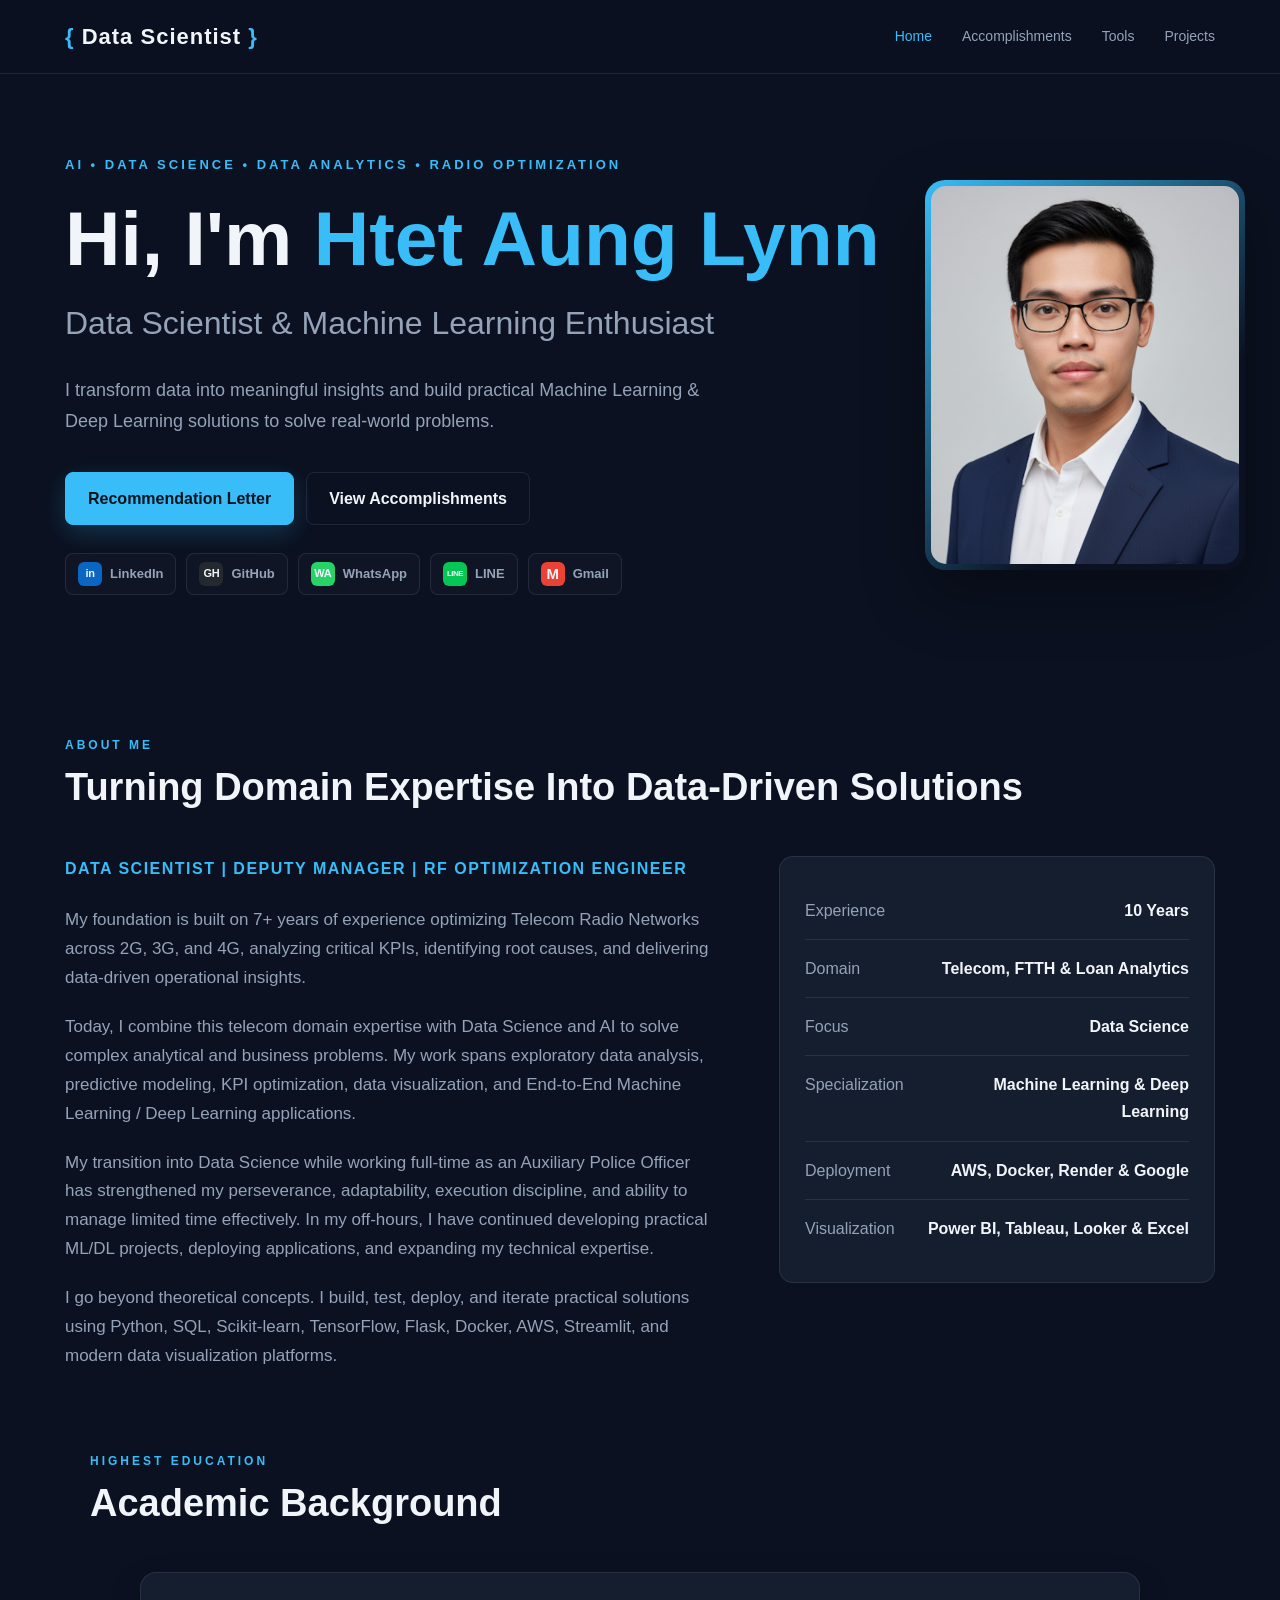
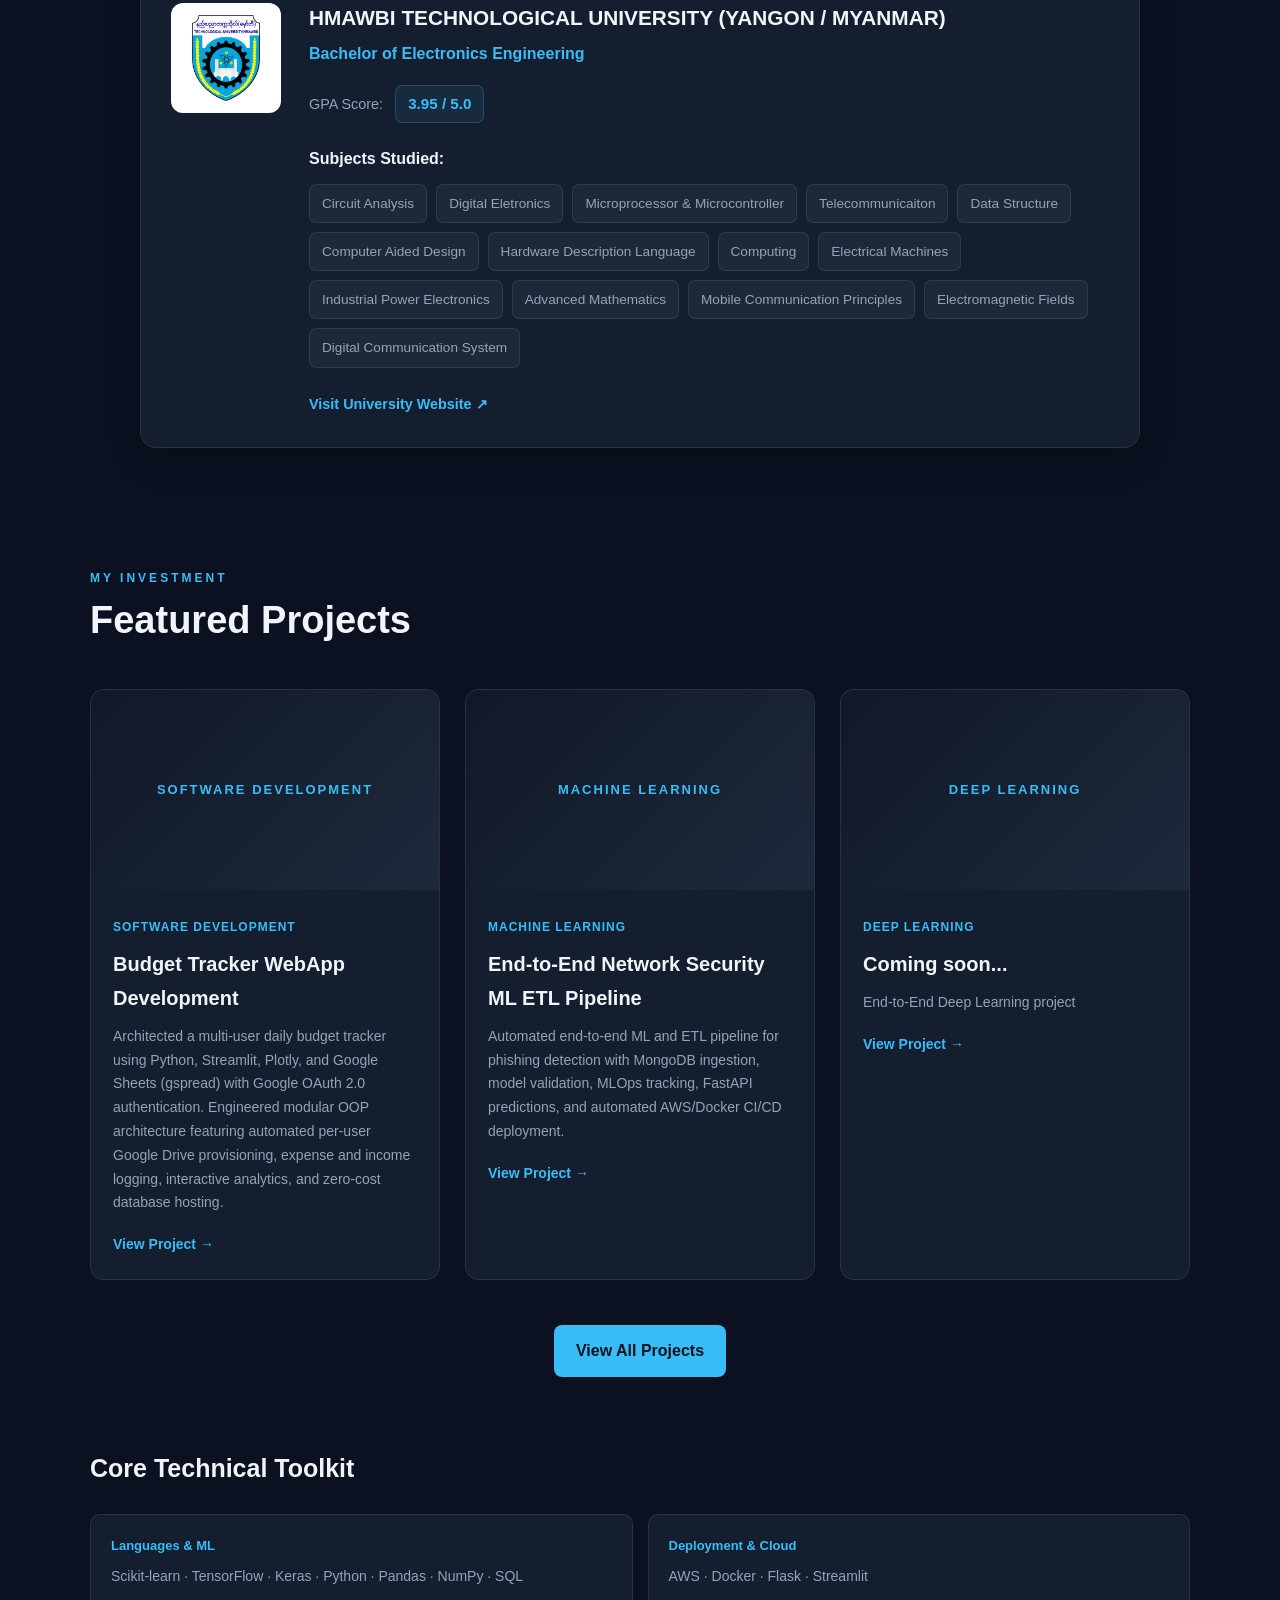
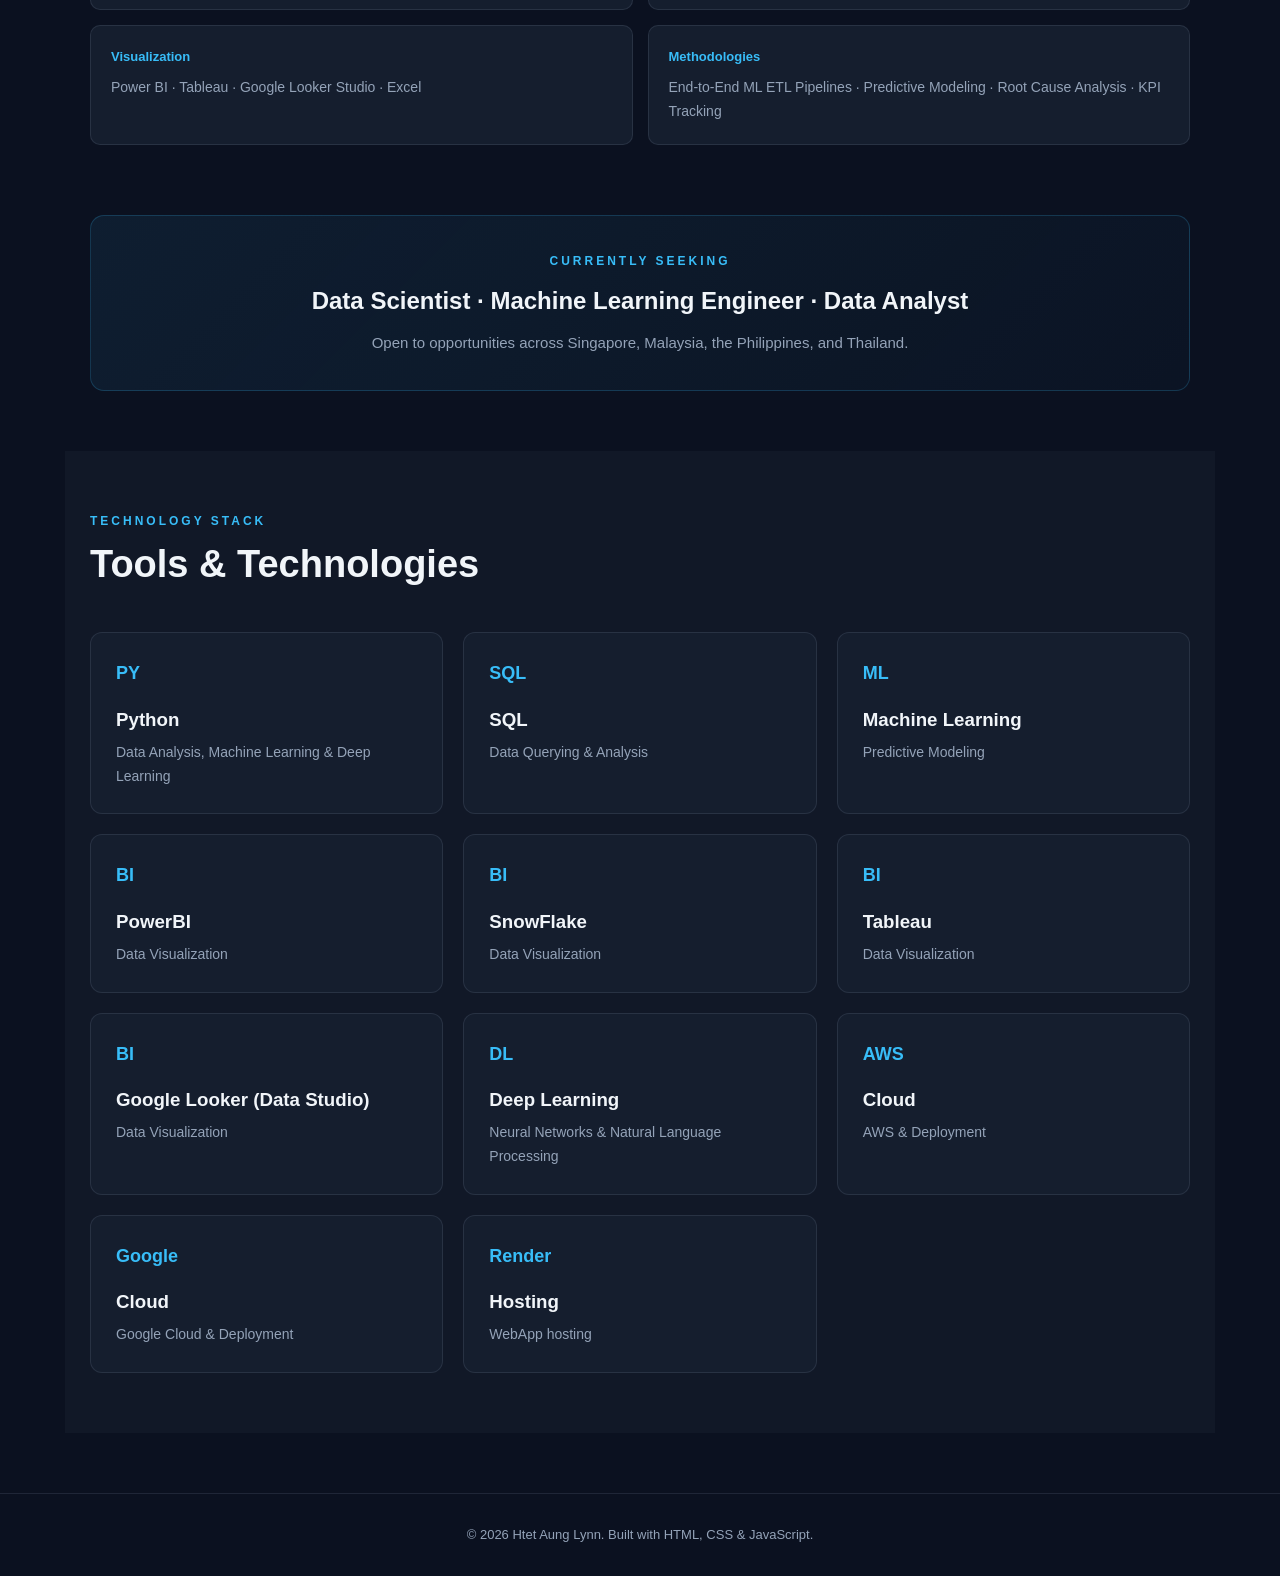
<file: index.html>
<!DOCTYPE html>
<html lang="en">

<head>

    <meta charset="UTF-8">

    <meta
        name="viewport"
        content="width=device-width, initial-scale=1.0"
    >

    <title>HOME</title>

    <meta
        name="description"
        content="Professional portfolio of a Data Scientist specializing in Data Analytics, Machine Learning, Deep Learning and AI."
    >

    <link
        rel="stylesheet"
        href="css/style.css"
    >

</head>


<body>


<!-- ==============================
     NAVBAR
================================ -->

<header class="navbar">

    <div class="nav-container">

        <a
            href="index.html"
            class="logo"
        >
            <span class="logo-bracket">{</span>
            Data Scientist
            <span class="logo-bracket">}</span>
        </a>


        <nav>

            <a
                href="index.html"
                class="active"
            >
                Home
            </a>

            <a href="accomplishments.html">
                Accomplishments
            </a>

            <a href="tools.html">
                Tools
            </a>

            <a href="projects.html">
                Projects
            </a>

        </nav>

    </div>

</header>



<main>


<!-- ==============================
     HERO
================================ -->

<section class="hero">


    <div class="hero-content">


        <p class="hero-tag">
            AI • DATA SCIENCE • DATA ANALYTICS
             • RADIO OPTIMIZATION
        </p>


        <h1>
            Hi, I'm <span>Htet Aung Lynn</span>
        </h1>


        <h2>
            Data Scientist & Machine Learning Enthusiast
        </h2>


        <p class="hero-description">
            I transform data into meaningful insights and build
            practical Machine Learning & Deep Learning solutions
            to solve real-world problems.
        </p>


        <!-- MAIN HERO BUTTONS -->

        <div class="hero-buttons">


            <a
                href="assets/recommendation_letter.pdf"
                class="btn recommendation-btn"
                download
            >
                Recommendation Letter
            </a>


            <a
                href="accomplishments.html"
                class="btn secondary-btn"
            >
                View Accomplishments
            </a>

        </div>


        <!-- ==============================
             SOCIAL & CONTACT LINKS
        ================================= -->

        <div class="social-links">


            <!-- LINKEDIN -->

            <a
                href="https://www.linkedin.com/in/htetaglynn"
                class="social-link"
                target="_blank"
                rel="noopener noreferrer"
                aria-label="LinkedIn"
            >

                <span class="social-logo linkedin-logo">
                    in
                </span>

                <span>
                    LinkedIn
                </span>

            </a>



            <!-- GITHUB -->

            <a
                href="https://github.com/htetaunglynn94/Portfolio-Projects.git"
                class="social-link"
                target="_blank"
                rel="noopener noreferrer"
                aria-label="GitHub"
            >

                <span class="social-logo github-logo">
                    GH
                </span>

                <span>
                    GitHub
                </span>

            </a>



            <!-- WHATSAPP -->

            <a
                href="https://wa.me/+6593426721"
                class="social-link"
                target="_blank"
                rel="noopener noreferrer"
                aria-label="WhatsApp"
            >

                <span class="social-logo whatsapp-logo">
                    WA
                </span>

                <span>
                    WhatsApp
                </span>

            </a>



            <!-- LINE -->

            <a
                href="https://line.me/ti/p/hwRaDrq8yl"
                class="social-link"
                target="_blank"
                rel="noopener noreferrer"
                aria-label="LINE"
            >

                <span class="social-logo line-logo">
                    LINE
                </span>

                <span>
                    LINE
                </span>

            </a>



            <!-- GMAIL -->

            <a
                href="mailto:htetaunglynn.datascientist@gmail.com"
                class="social-link"
                aria-label="Gmail"
            >

                <span class="social-logo gmail-logo">
                    M
                </span>

                <span>
                    Gmail
                </span>

            </a>


        </div>


    </div>



    <!-- ==============================
         PROFILE PHOTO
    ================================= -->

    <div class="hero-photo">

        <div class="photo-frame">

            <img
                src="assets/images/Profile.png"
                alt="Htet Aung Lynn - Data Scientist"
            >

        </div>

    </div>


</section>


<!-- ==============================
     ABOUT
================================ -->

<section class="section">


    <div class="section-heading">


        <p class="section-label">
            ABOUT ME
        </p>


        <h2>
            Turning Domain Expertise Into
            <span>Data-Driven Solutions</span>
        </h2>


    </div>



    <div class="about-grid">


        <div class="about-text">


            <h3 class="about-title">

                DATA SCIENTIST | DEPUTY MANAGER | RF OPTIMIZATION ENGINEER

            </h3>


            <p>

                My foundation is built on 7+ years of experience
                optimizing Telecom Radio Networks across 2G, 3G,
                and 4G, analyzing critical KPIs, identifying root
                causes, and delivering data-driven operational
                insights.

            </p>


            <p>

                Today, I combine this telecom domain expertise with
                Data Science and AI to solve complex
                analytical and business problems. My work spans
                exploratory data analysis, predictive modeling,
                KPI optimization, data visualization, and
                End-to-End Machine Learning / Deep Learning applications.

            </p>


            <p>

                My transition into Data Science while working
                full-time as an Auxiliary Police Officer has
                strengthened my perseverance, adaptability,
                execution discipline, and ability to manage limited
                time effectively. In my off-hours, I have continued
                developing practical ML/DL projects, deploying
                applications, and expanding my technical expertise.

            </p>


            <p>

                I go beyond theoretical concepts. I build,
                test, deploy, and iterate practical solutions using
                Python, SQL, Scikit-learn, TensorFlow, Flask, Docker, AWS,
                Streamlit, and modern data visualization platforms.

            </p>


        </div>



        <div class="about-card">


            <div class="info-item">

                <span>
                    Experience
                </span>

                <strong>
                    10 Years
                </strong>

            </div>


            <div class="info-item">

                <span>
                    Domain
                </span>

                <strong>
                    Telecom, FTTH & Loan Analytics
                </strong>

            </div>


            <div class="info-item">

                <span>
                    Focus
                </span>

                <strong>
                    Data Science
                </strong>

            </div>


            <div class="info-item">

                <span>
                    Specialization
                </span>

                <strong>
                    Machine Learning & Deep Learning
                </strong>

            </div>


            <div class="info-item">

                <span>
                    Deployment
                </span>

                <strong>
                    AWS, Docker, Render & Google
                </strong>

            </div>


            <div class="info-item">

                <span>
                    Visualization
                </span>

                <strong>
                    Power BI, Tableau, Looker & Excel
                </strong>

            </div>


        </div>


    </div>



<!-- ==============================
     ACADEMIC BACKGROUND
================================ -->

<section class="section education-section">

    <div class="section-heading">
        <p class="section-label">HIGHEST EDUCATION</p>
        <h2>Academic <span>Background</span></h2>
    </div>

    <div class="education-card">

        <!-- UNIVERSITY LOGO -->
        <div class="education-logo">
            <a href="https://hbtu.edu.mm/"
               target="_blank"
               rel="noopener noreferrer">
                <img
                    src="assets/university-logo.png"
                    alt="University Logo"
                    onerror="this.style.display='none'"
                >
            </a>
        </div>

        <!-- DEGREE DETAILS -->
        <div class="education-content">

            <h3>HMAWBI TECHNOLOGICAL UNIVERSITY (YANGON / MYANMAR)</h3>

            <p class="education-degree">
                Bachelor of Electronics Engineering
            </p>

            <div class="education-gpa">
                <span>GPA Score:</span>
                <strong>3.95 / 5.0</strong>
            </div>

            <!-- SUBJECTS STUDIED -->
            <div class="education-subjects">
                <h4>Subjects Studied:</h4>

                <div class="subject-list">
                    <span>Circuit Analysis</span>
                    <span>Digital Eletronics</span>
                    <span>Microprocessor & Microcontroller</span>
                    <span>Telecommunicaiton</span>
                    <span>Data Structure</span>
                    <span>Computer Aided Design</span>
                    <span>Hardware Description Language</span>
                    <span>Computing</span>
                    <span>Electrical Machines</span>
                    <span>Industrial Power Electronics</span>
                    <span>Advanced Mathematics</span>
                    <span>Mobile Communication Principles</span>
                    <span>Electromagnetic Fields</span>
                    <span>Digital Communication System</span>
                </div>
            </div>

            <a
                href="https://hbtu.edu.mm/"
                class="education-link"
                target="_blank"
                rel="noopener noreferrer"
            >
                Visit University Website ↗
            </a>

        </div>
    </div>

</section>



<!-- ==============================
     FEATURED PROJECTS
================================ -->

<section class="section">


    <div class="section-heading">


        <p class="section-label">
            MY INVESTMENT
        </p>


        <h2>
            Featured <span>Projects</span>
        </h2>


    </div>



    <div class="project-preview-grid">


        <!-- PROJECT 01 -->

        <article class="project-card">


            <div class="project-image">
                SOFTWARE DEVELOPMENT
            </div>


            <div class="project-content">


                <span class="project-category">
                    Software Development
                </span>


                <h3>
                    Budget Tracker WebApp Development
                </h3>


                <p>

                    Architected a multi-user daily budget tracker using 
                    Python, Streamlit, Plotly, and Google Sheets (gspread) 
                    with Google OAuth 2.0 authentication. Engineered modular 
                    OOP architecture featuring automated per-user Google Drive 
                    provisioning, expense and income logging, interactive analytics, 
                    and zero-cost database hosting.

                </p>


                <a href="projects.html">
                    View Project →
                </a>


            </div>


        </article>



        <!-- PROJECT 02 -->

        <article class="project-card">


            <div class="project-image">
                MACHINE LEARNING
            </div>


            <div class="project-content">


                <span class="project-category">
                    Machine Learning
                </span>


                <h3>
                    End-to-End Network Security ML ETL Pipeline
                </h3>


                <p>

                    Automated end-to-end ML and ETL pipeline for 
                    phishing detection with MongoDB ingestion, model 
                    validation, MLOps tracking, FastAPI predictions, 
                    and automated AWS/Docker CI/CD deployment.

                </p>


                <a href="projects.html">
                    View Project →
                </a>


            </div>


        </article>



        <!-- PROJECT 03 -->

        <article class="project-card">


            <div class="project-image">
                DEEP LEARNING
            </div>


            <div class="project-content">


                <span class="project-category">
                    Deep Learning
                </span>


                <h3>
                    Coming soon...
                </h3>


                <p>

                    End-to-End Deep Learning project

                </p>


                <a href="">
                    View Project →
                </a>


            </div>


        </article>


    </div>



    <div class="center-button">


        <a
            href="projects.html"
            class="btn primary-btn"
        >
            View All Projects
        </a>


    </div>


    <!-- ==============================
         TECHNICAL TOOLKIT
    ================================= -->

    <div class="toolkit-section">


        <h3>
            Core Technical Toolkit
        </h3>


        <div class="toolkit-grid">


            <div class="toolkit-item">

                <span>
                    Languages & ML
                </span>

                <p>
                    Scikit-learn · TensorFlow · Keras
                     ·  Python · Pandas · NumPy · SQL
                </p>

            </div>



            <div class="toolkit-item">

                <span>
                    Deployment & Cloud
                </span>

                <p>
                    AWS · Docker · Flask · Streamlit
                </p>

            </div>



            <div class="toolkit-item">

                <span>
                    Visualization
                </span>

                <p>
                    Power BI · Tableau ·
                    Google Looker Studio · Excel
                </p>

            </div>



            <div class="toolkit-item">

                <span>
                    Methodologies
                </span>

                <p>
                    End-to-End ML ETL Pipelines ·
                    Predictive Modeling ·
                    Root Cause Analysis · 
                    KPI Tracking
                </p>

            </div>


        </div>


    </div>



    <!-- ==============================
         CAREER OBJECTIVE
    ================================= -->

    <div class="career-objective">


        <p class="section-label">
            CURRENTLY SEEKING
        </p>


        <h3>

            Data Scientist · Machine Learning Engineer
             · Data Analyst

        </h3>


        <p>

            Open to opportunities across Singapore, Malaysia,
            the Philippines, and Thailand.

        </p>


    </div>


</section>



<!-- ==============================
     SKILLS
================================ -->

<section class="section skills-section">


    <div class="section-heading">


        <p class="section-label">
            TECHNOLOGY STACK
        </p>


        <h2>
            Tools & <span>Technologies</span>
        </h2>


    </div>



    <div class="skills-grid">


        <div class="skill-card">

            <div class="skill-icon">
                PY
            </div>

            <h3>
                Python
            </h3>

            <p>
                Data Analysis, Machine Learning & Deep Learning
            </p>

        </div>



        <div class="skill-card">

            <div class="skill-icon">
                SQL
            </div>

            <h3>
                SQL
            </h3>

            <p>
                Data Querying & Analysis
            </p>

        </div>



        <div class="skill-card">

            <div class="skill-icon">
                ML
            </div>

            <h3>
                Machine Learning
            </h3>

            <p>
                Predictive Modeling
            </p>

        </div>



        <div class="skill-card">

            <div class="skill-icon">
                BI
            </div>

            <h3>
                PowerBI
            </h3>

            <p>
                Data Visualization
            </p>

        </div>


        <div class="skill-card">

            <div class="skill-icon">
                BI
            </div>

            <h3>
                SnowFlake
            </h3>

            <p>
                Data Visualization
            </p>

        </div>


        <div class="skill-card">

            <div class="skill-icon">
                BI
            </div>

            <h3>
                Tableau
            </h3>

            <p>
                Data Visualization
            </p>

        </div>


        <div class="skill-card">

            <div class="skill-icon">
                BI
            </div>

            <h3>
                Google Looker (Data Studio)
            </h3>

            <p>
                Data Visualization
            </p>

        </div>

        <div class="skill-card">

            <div class="skill-icon">
                DL
            </div>

            <h3>
                Deep Learning
            </h3>

            <p>
                Neural Networks & Natural Language Processing
            </p>

        </div>



        <div class="skill-card">

            <div class="skill-icon">
                AWS
            </div>

            <h3>
                Cloud
            </h3>

            <p>
                AWS & Deployment
            </p>

        </div>


        <div class="skill-card">

            <div class="skill-icon">
                Google
            </div>

            <h3>
                Cloud
            </h3>

            <p>
                Google Cloud & Deployment
            </p>

        </div>


        <div class="skill-card">

            <div class="skill-icon">
                Render
            </div>

            <h3>
                Hosting
            </h3>

            <p>
                WebApp hosting
            </p>

        </div>


    </div>


</section>


</main>


<!-- ==============================
     FOOTER
================================ -->

<footer>

    <p>

        © <span id="year"></span>
        Htet Aung Lynn.
        Built with HTML, CSS & JavaScript.

    </p>

</footer>



<script src="js/script.js"></script>


</body>

</html>
</file>
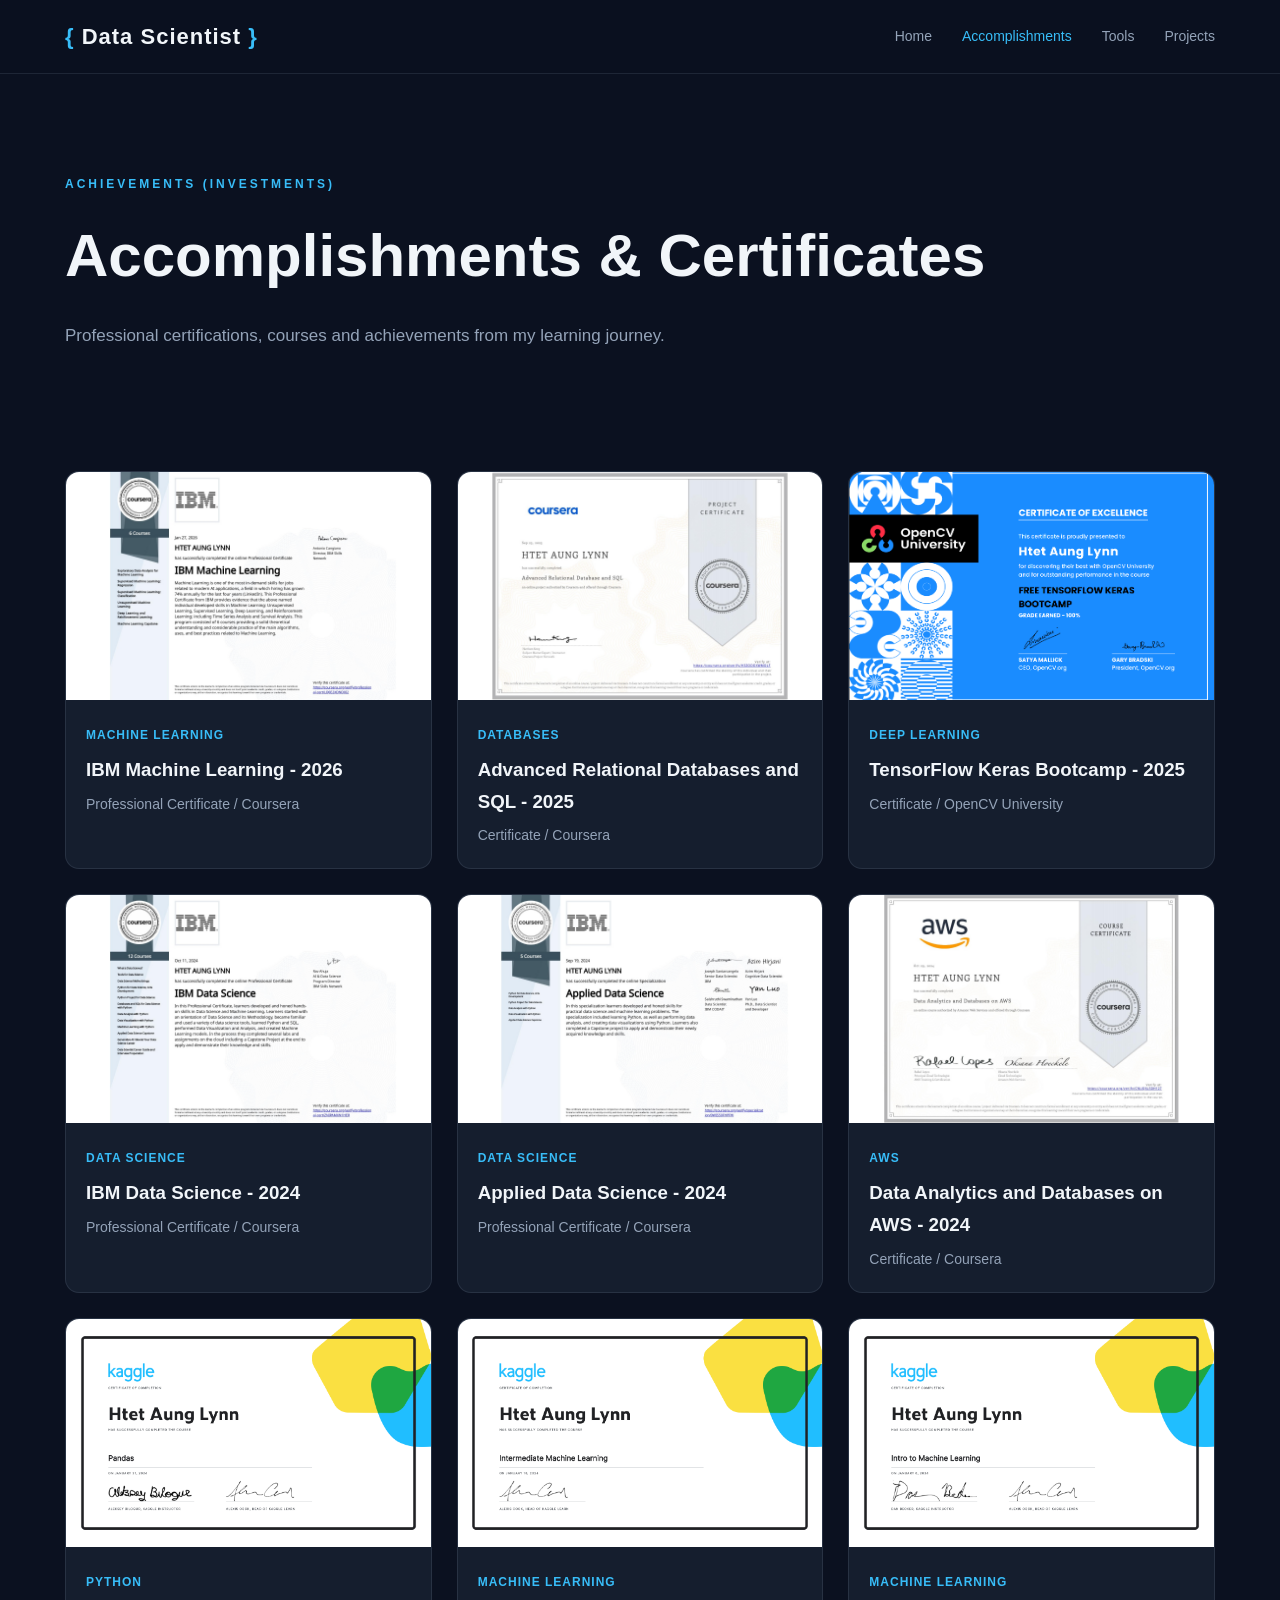
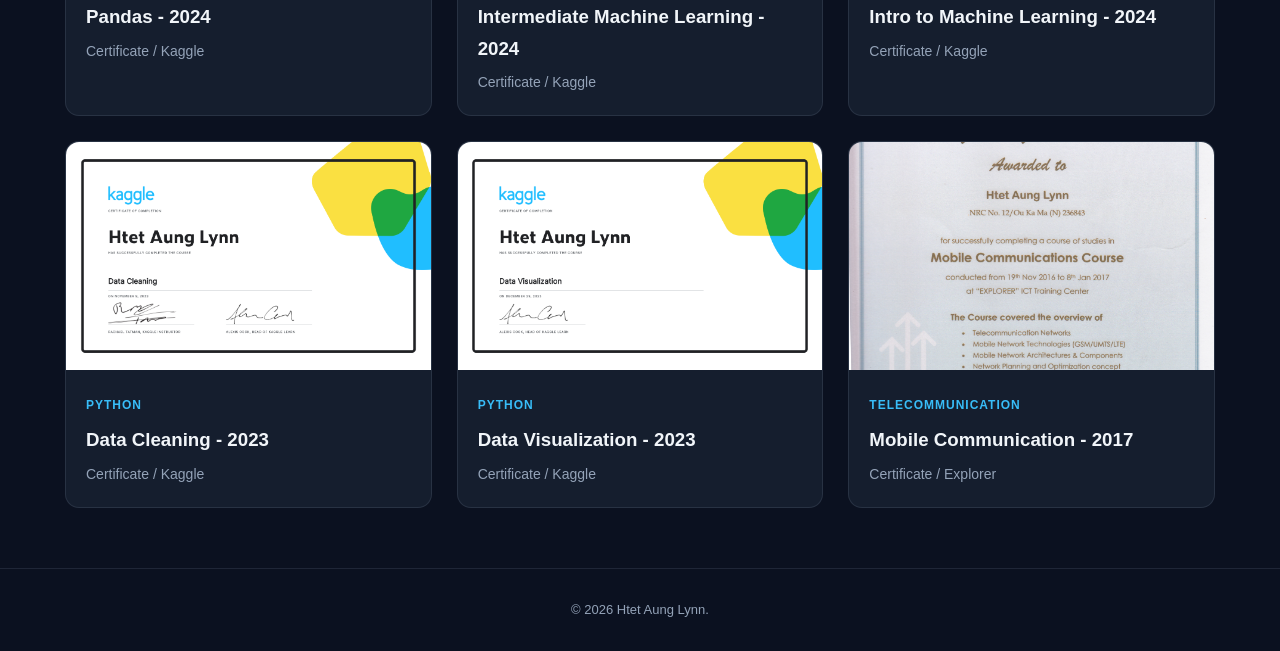
<file: accomplishments.html>
<!DOCTYPE html>
<html lang="en">
<head>

    <meta charset="UTF-8">
    <meta name="viewport" content="width=device-width, initial-scale=1.0">

    <title>ACCOMPLISHMENTS</title>

    <link rel="stylesheet" href="css/style.css">

</head>

<body>

<header class="navbar">

    <div class="nav-container">

        <a href="index.html" class="logo">
            <span class="logo-bracket">{</span>
            Data Scientist
            <span class="logo-bracket">}</span>
        </a>

        <nav>
            <a href="index.html">Home</a>
            <a href="accomplishments.html" class="active">
                Accomplishments
            </a>
            <a href="tools.html">Tools</a>
            <a href="projects.html">Projects</a>
        </nav>

    </div>

</header>


<main>

<section class="page-header">

    <p class="section-label">
        ACHIEVEMENTS (INVESTMENTS)
    </p>

    <h1>
        Accomplishments & <span>Certificates</span>
    </h1>

    <p>
        Professional certifications, courses and achievements
        from my learning journey.
    </p>

</section>


<section class="section">

    <div class="certificate-grid">


        <!-- CERTIFICATE 1 -->
        <article class="certificate-card">

            <a
                href="https://coursera.org/share/52218aaac02db704bbf2cb721edeb2ae"
                target="_blank"
                rel="noopener noreferrer"
            >

                <div class="certificate-thumbnail">

                    <img
                        src="assets/certificates/IBM ML Professional Certificate.jpeg"
                        alt="Machine Learning Certificate"
                    >

                    <div class="thumbnail-overlay">
                        View Certificate ↗
                    </div>

                </div>

            </a>

            <div class="certificate-content">

                <span>
                    Machine Learning
                </span>

                <h3>
                    IBM Machine Learning - 2026
                </h3>

                <p>
                    Professional Certificate / Coursera
                </p>

            </div>

        </article>

        <!-- CERTIFICATE 2 -->

        <article class="certificate-card">

            <a
                href="https://coursera.org/share/31aad1fbf81365c513f092770e7d085b"
                target="_blank"
                rel="noopener noreferrer"
            >

                <div class="certificate-thumbnail">

                    <img
                        src="assets/certificates/Advanced Relational Databases and SQL.jpeg"
                        alt="SQL Certificate"
                    >

                    <div class="thumbnail-overlay">
                        View Certificate ↗
                    </div>

                </div>

            </a>

            <div class="certificate-content">

                <span>
                    Databases
                </span>

                <h3>
                    Advanced Relational Databases and SQL - 2025
                </h3>

                <p>
                    Certificate / Coursera
                </p>

            </div>

        </article>

        <!-- CERTIFICATE 3 -->
        <article class="certificate-card">

            <a
                href="https://courses.opencv.org/certificates/101e56e16ba241e18386dcf1e3787c01"
                target="_blank"
                rel="noopener noreferrer"
            >

                <div class="certificate-thumbnail">

                    <img
                        src="assets/certificates/TensorFlow Keras Bootcamp.png"
                        alt="Deep Learning Certificate"
                    >

                    <div class="thumbnail-overlay">
                        View Certificate ↗
                    </div>

                </div>

            </a>

            <div class="certificate-content">

                <span>
                    Deep Learning
                </span>

                <h3>
                    TensorFlow Keras Bootcamp - 2025
                </h3>

                <p>
                    Certificate / OpenCV University
                </p>

            </div>

        </article>


         <!-- CERTIFICATE 4 -->

        <article class="certificate-card">

            <a
                href="https://coursera.org/share/b3f3ed6c0f04268864abe30772908387"
                target="_blank"
                rel="noopener noreferrer"
            >

                <div class="certificate-thumbnail">

                    <img
                        src="assets/certificates/IBM DS Professional Certificate.jpeg"
                        alt="Data Science Certificate"
                    >

                    <div class="thumbnail-overlay">
                        View Certificate ↗
                    </div>

                </div>

            </a>

            <div class="certificate-content">

                <span>
                    Data Science
                </span>

                <h3>
                    IBM Data Science - 2024
                </h3>

                <p>
                    Professional Certificate / Coursera
                </p>

            </div>

        </article>


        <!-- CERTIFICATE 5 -->
        <article class="certificate-card">

            <a
                href="https://coursera.org/share/ef9991bd92791e7d59297984baf803f2"
                target="_blank"
                rel="noopener noreferrer"
            >

                <div class="certificate-thumbnail">

                    <img
                        src="assets/certificates/Applied DS ProfessionalCertificate.jpeg"
                        alt="Data Science Certificate"
                    >

                    <div class="thumbnail-overlay">
                        View Certificate ↗
                    </div>

                </div>

            </a>

            <div class="certificate-content">

                <span>
                    Data Science
                </span>

                <h3>
                    Applied Data Science - 2024
                </h3>

                <p>
                    Professional Certificate / Coursera
                </p>

            </div>

        </article>


        <!-- CERTIFICATE 6 -->

        <article class="certificate-card">

            <a
                href="https://coursera.org/share/c3947a4b3f90aef9018c26f62bd3123c"
                target="_blank"
                rel="noopener noreferrer"
            >

                <div class="certificate-thumbnail">

                    <img
                        src="assets/certificates/Data Analytics and Databases on AWS.jpeg"
                        alt="AWS Certificate"
                    >

                    <div class="thumbnail-overlay">
                        View Certificate ↗
                    </div>

                </div>

            </a>

            <div class="certificate-content">

                <span>
                    AWS
                </span>

                <h3>
                    Data Analytics and Databases on AWS - 2024
                </h3>

                <p>
                    Certificate / Coursera
                </p>

            </div>

        </article>


        <!-- CERTIFICATE 7 -->
        <article class="certificate-card">

            <a
                href="https://www.kaggle.com/learn/certification/htetaunglynn/pandas"
                target="_blank"
                rel="noopener noreferrer"
            >

                <div class="certificate-thumbnail">

                    <img
                        src="assets/certificates/Pandas.png"
                        alt="Python Certificate"
                    >

                    <div class="thumbnail-overlay">
                        View Certificate ↗
                    </div>

                </div>

            </a>

            <div class="certificate-content">

                <span>
                    Python
                </span>

                <h3>
                    Pandas - 2024
                </h3>

                <p>
                    Certificate / Kaggle
                </p>

            </div>

        </article>


        <!-- CERTIFICATE 8 -->
        <article class="certificate-card">

            <a
                href="https://www.kaggle.com/learn/certification/htetaunglynn/intermediate-machine-learning"
                target="_blank"
                rel="noopener noreferrer"
            >

                <div class="certificate-thumbnail">

                    <img
                        src="assets/certificates/Intermediate ML.png"
                        alt="ML Certificate"
                    >

                    <div class="thumbnail-overlay">
                        View Certificate ↗
                    </div>

                </div>

            </a>

            <div class="certificate-content">

                <span>
                    Machine Learning
                </span>

                <h3>
                    Intermediate Machine Learning - 2024
                </h3>

                <p>
                    Certificate / Kaggle
                </p>

            </div>

        </article>


        <!-- CERTIFICATE 9 -->
        <article class="certificate-card">

            <a
                href="https://www.kaggle.com/learn/certification/htetaunglynn/intro-to-machine-learning"
                target="_blank"
                rel="noopener noreferrer"
            >

                <div class="certificate-thumbnail">

                    <img
                        src="assets/certificates/Intro to ML.png"
                        alt="Machine Learning Certificate"
                    >

                    <div class="thumbnail-overlay">
                        View Certificate ↗
                    </div>

                </div>

            </a>

            <div class="certificate-content">

                <span>
                    Machine Learning
                </span>

                <h3>
                    Intro to Machine Learning - 2024
                </h3>

                <p>
                    Certificate / Kaggle
                </p>

            </div>

        </article>


         <!-- CERTIFICATE 10-->
        <article class="certificate-card">

            <a
                href="https://www.kaggle.com/learn/certification/htetaunglynn/data-cleaning"
                target="_blank"
                rel="noopener noreferrer"
            >

                <div class="certificate-thumbnail">

                    <img
                        src="assets/certificates/Data Cleaning.png"
                        alt="Data Cleaning Certificate"
                    >

                    <div class="thumbnail-overlay">
                        View Certificate ↗
                    </div>

                </div>

            </a>

            <div class="certificate-content">

                <span>
                    Python
                </span>

                <h3>
                    Data Cleaning - 2023
                </h3>

                <p>
                    Certificate / Kaggle
                </p>

            </div>

        </article>


        <!-- CERTIFICATE 11 -->

        <article class="certificate-card">

            <a
                href="https://www.kaggle.com/learn/certification/htetaunglynn/data-visualization"
                target="_blank"
                rel="noopener noreferrer"
            >

                <div class="certificate-thumbnail">

                    <img
                        src="assets/certificates/Data Visualization.png"
                        alt="Data Visualization Certificate"
                    >

                    <div class="thumbnail-overlay">
                        View Certificate ↗
                    </div>

                </div>

            </a>

            <div class="certificate-content">

                <span>
                    Python
                </span>

                <h3>
                    Data Visualization - 2023
                </h3>

                <p>
                    Certificate / Kaggle
                </p>

            </div>

        </article>


        <!-- CERTIFICATE 12 -->
        <article class="certificate-card">

            <a
                href="https://drive.google.com/file/d/1hGk6SyRWwu_gIDI6Ja1L5zTV8Dnj66u2/view?usp=sharing"
                target="_blank"
                rel="noopener noreferrer"
            >

                <div class="certificate-thumbnail">

                    <img
                        src="assets/certificates/Mobile Communication.jpg"
                        alt="Telecommunication Certificate"
                    >

                    <div class="thumbnail-overlay">
                        View Certificate ↗
                    </div>

                </div>

            </a>

            <div class="certificate-content">

                <span>
                    Telecommunication
                </span>

                <h3>
                    Mobile Communication - 2017
                </h3>

                <p>
                    Certificate / Explorer
                </p>

            </div>

        </article>


    </div>

</section>

</main>


<footer>

    <p>
        © <span id="year"></span> Htet Aung Lynn.
    </p>

</footer>


<script src="js/script.js"></script>

</body>
</html>
</file>
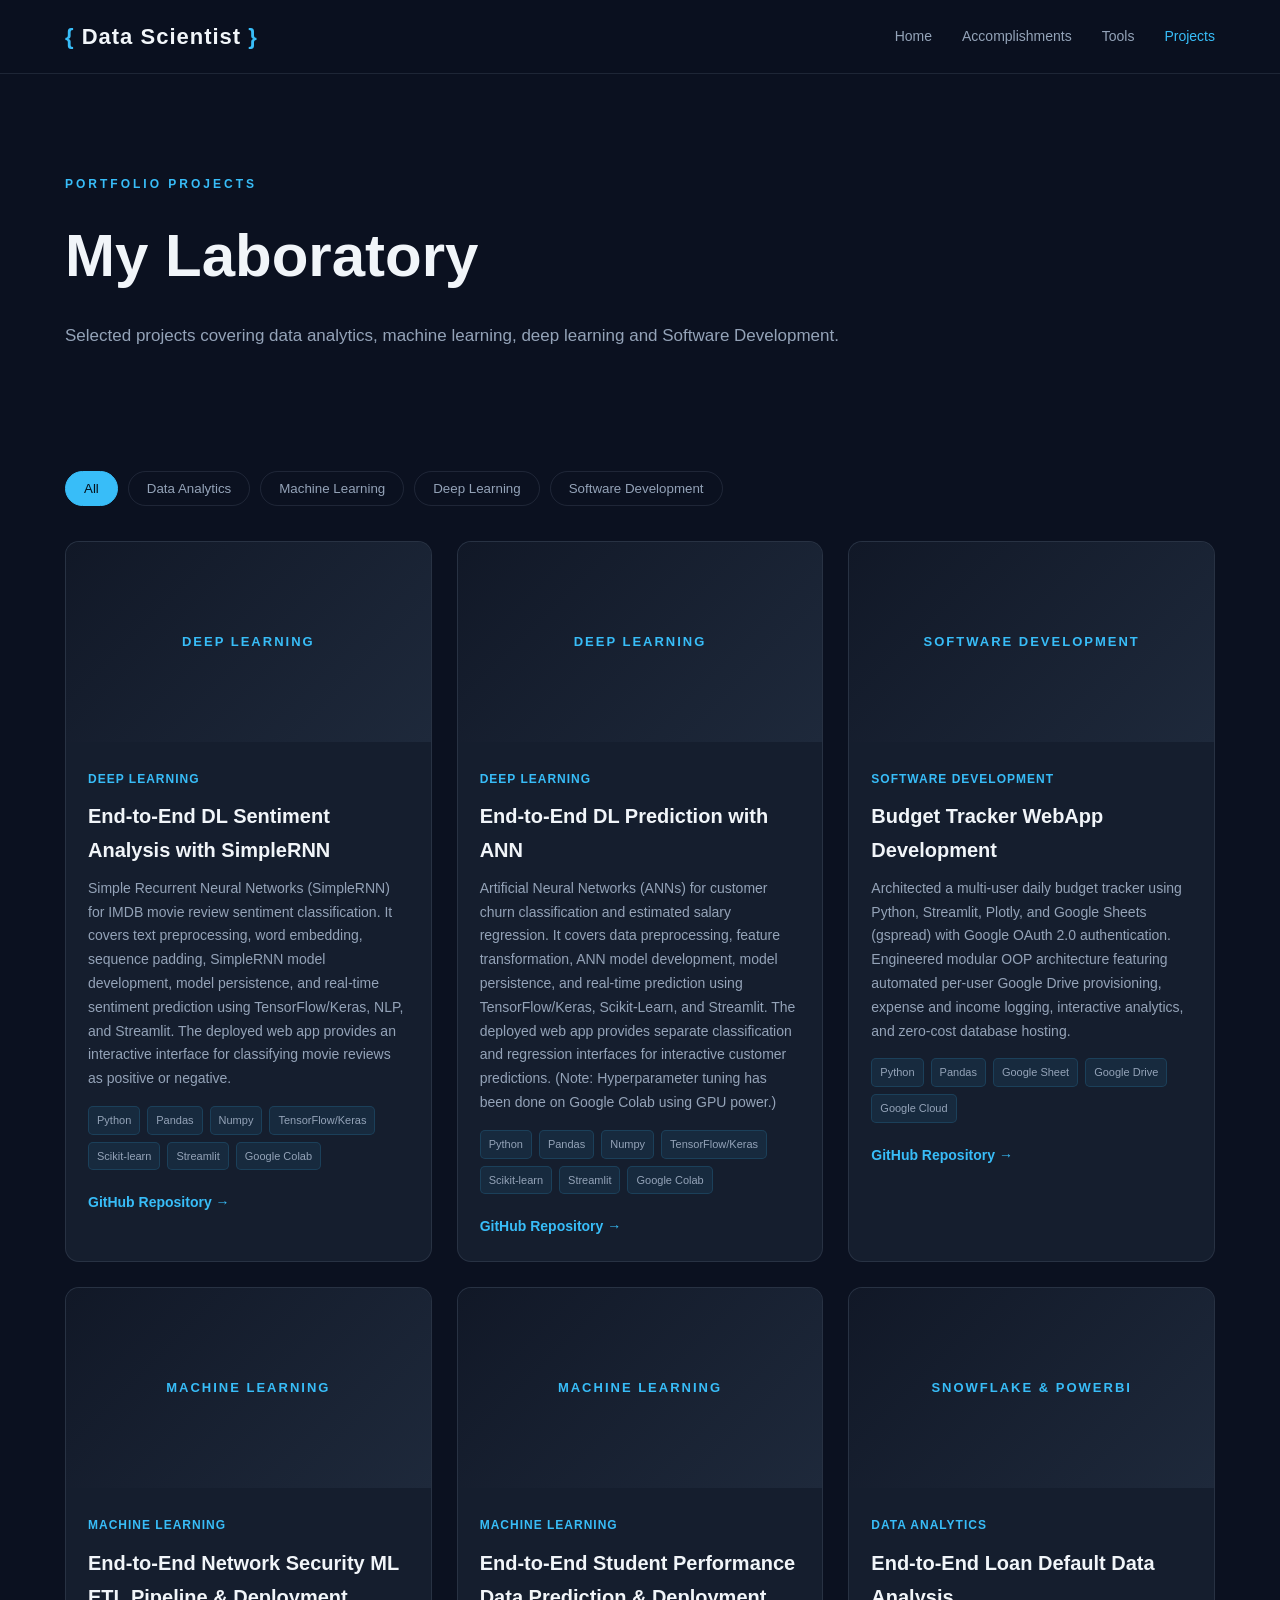
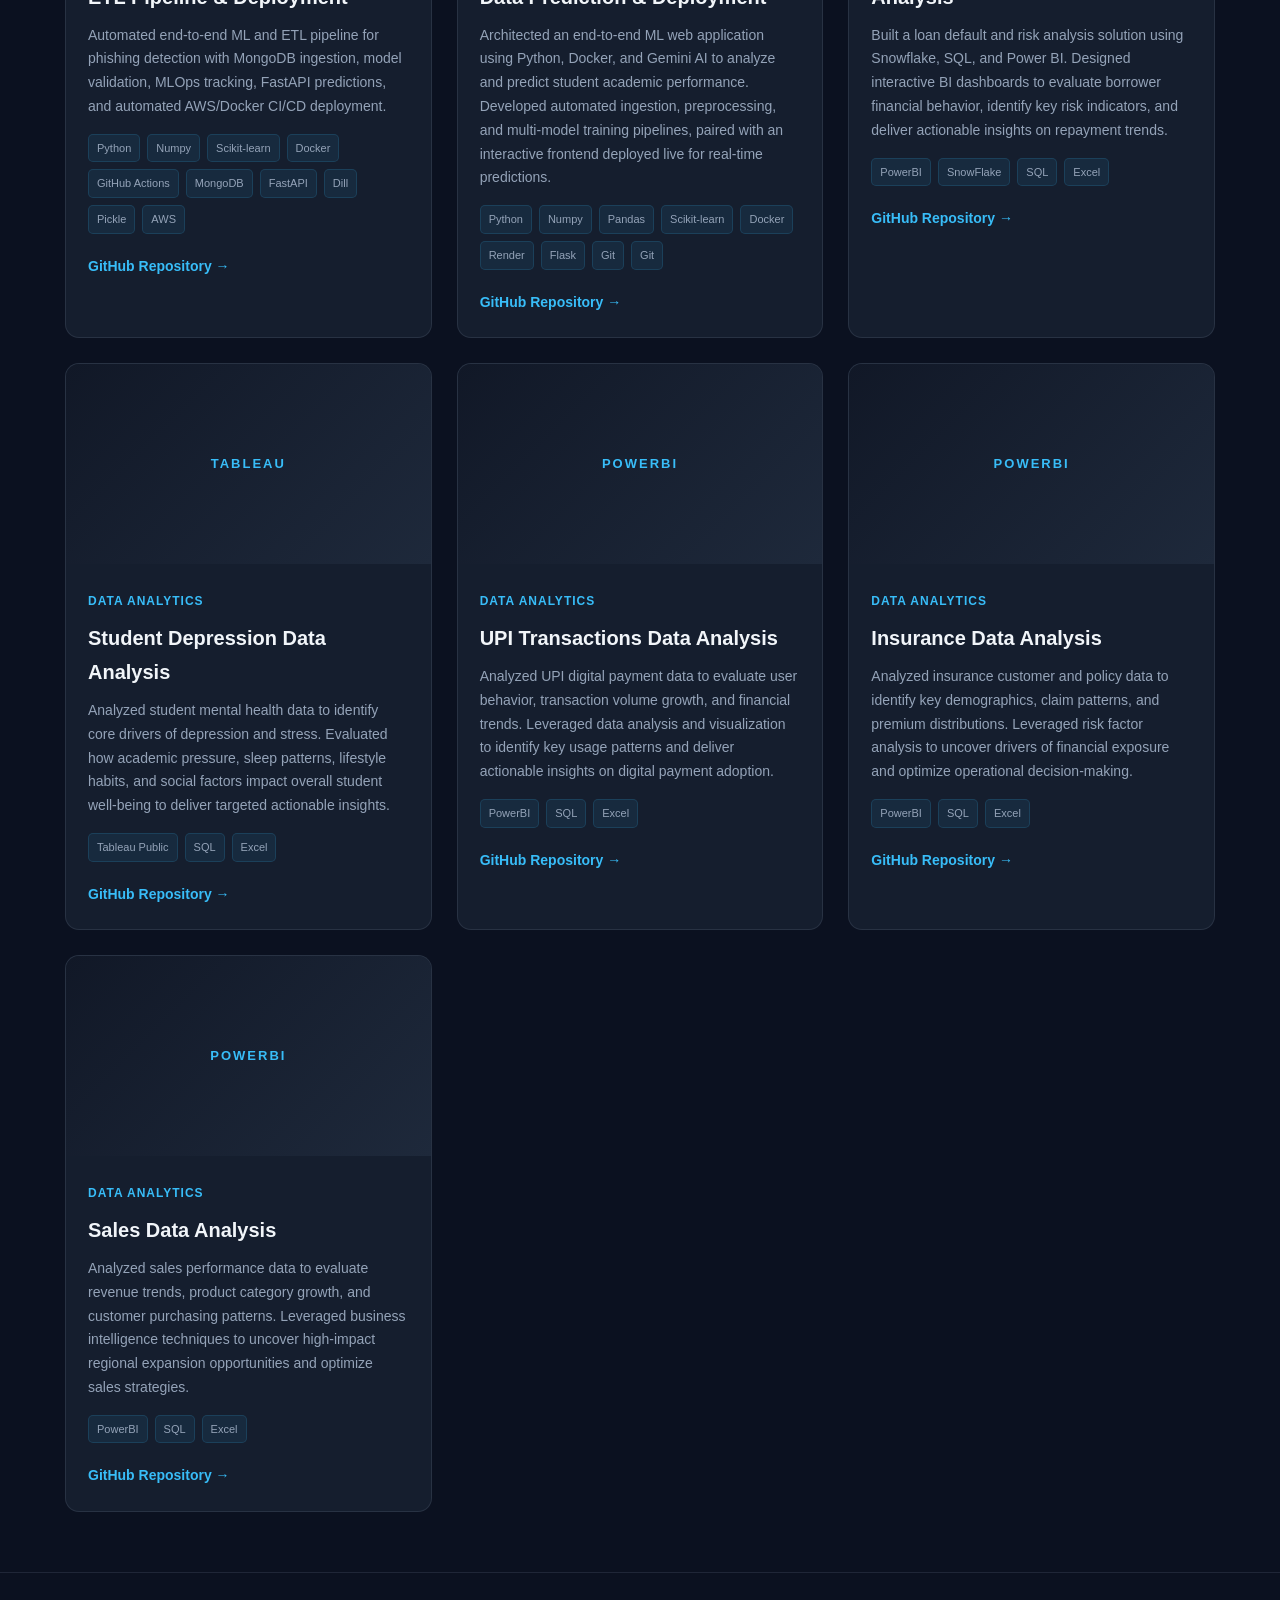
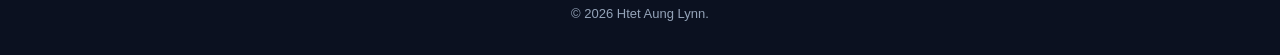
<file: projects.html>
<!DOCTYPE html>
<html lang="en">
<head>

    <meta charset="UTF-8">
    <meta name="viewport" content="width=device-width, initial-scale=1.0">

    <title>PROJECTS</title>

    <link rel="stylesheet" href="css/style.css">

</head>

<body>

<header class="navbar">

    <div class="nav-container">

        <a href="index.html" class="logo">
            <span class="logo-bracket">{</span>
            Data Scientist
            <span class="logo-bracket">}</span>
        </a>

        <nav>
            <a href="index.html">Home</a>
            <a href="accomplishments.html">Accomplishments</a>
            <a href="tools.html">Tools</a>
            <a href="projects.html" class="active">Projects</a>
        </nav>

    </div>

</header>


<main>

<section class="page-header">

    <p class="section-label">
        PORTFOLIO PROJECTS
    </p>

    <h1>
        My <span>Laboratory</span>
    </h1>

    <p>
        Selected projects covering data analytics,
        machine learning, deep learning and Software Development.
    </p>

</section>


<section class="section">


    <!-- FILTER -->

    <div class="project-filters">

        <button class="filter-btn active" data-filter="all">
            All
        </button>

        <button class="filter-btn" data-filter="analytics">
            Data Analytics
        </button>

        <button class="filter-btn" data-filter="ml">
            Machine Learning
        </button>

        <button class="filter-btn" data-filter="dl">
            Deep Learning
        </button>

        <button class="filter-btn" data-filter="sft_dev">
            Software Development
        </button>

        

    </div>


    <div class="projects-grid">

        <!-- DL PROJECT 1 -->

        <article
            class="portfolio-project"
            data-category="dl"
        >

            <div class="project-image">
                <span>DEEP LEARNING</span>
            </div>

            <div class="project-content">

                <span class="project-category">
                    Deep Learning
                </span>

                <h3>
                    End-to-End DL Sentiment Analysis with SimpleRNN
                </h3>

                <p>
                    Simple Recurrent Neural Networks (SimpleRNN) for IMDB movie review sentiment classification.
                    It covers text preprocessing, word embedding, sequence padding,
                    SimpleRNN model development, model persistence, and real-time sentiment
                    prediction using TensorFlow/Keras, NLP, and Streamlit.
                    The deployed web app provides an interactive interface for classifying
                    movie reviews as positive or negative.
                </p>

                <div class="project-tech">

                    <span>Python</span>
                    <span>Pandas</span>
                    <span>Numpy</span>
                    <span>TensorFlow/Keras</span>
                    <span>Scikit-learn</span>
                    <span>Streamlit</span>
                    <span>Google Colab</span>

                </div>

                <a href="https://github.com/htetaunglynn94/E2E-DL-with-SimpleRNN.git">
                    GitHub Repository →
                </a>

            </div>

        </article>


        <!-- DL PROJECT 2 -->

        <article
            class="portfolio-project"
            data-category="dl"
        >

            <div class="project-image">
                <span>DEEP LEARNING</span>
            </div>

            <div class="project-content">

                <span class="project-category">
                    Deep Learning
                </span>

                <h3>
                    End-to-End DL Prediction with ANN
                </h3>

                <p>
                    Artificial Neural Networks (ANNs) for customer churn classification 
                    and estimated salary regression. It covers data preprocessing, 
                    feature transformation, ANN model development, model persistence, 
                    and real-time prediction using TensorFlow/Keras, Scikit-Learn, and Streamlit.
                    The deployed web app provides separate classification and regression 
                    interfaces for interactive customer predictions. (Note: Hyperparameter tuning 
                    has been done on Google Colab using GPU power.)
                </p>

                <div class="project-tech">

                    <span>Python</span>
                    <span>Pandas</span>
                    <span>Numpy</span>
                    <span>TensorFlow/Keras</span>
                    <span>Scikit-learn</span>
                    <span>Streamlit</span>
                    <span>Google Colab</span>

                </div>

                <a href="https://github.com/htetaunglynn94/E2E-DL-Prediction-with-ANN.git">
                    GitHub Repository →
                </a>

            </div>

        </article>

        <!-- SOFTWARE PROJECT 1 -->

        <article
            class="portfolio-project"
            data-category="sft_dev"
        >

            <div class="project-image">
                <span>SOFTWARE DEVELOPMENT</span>
            </div>

            <div class="project-content">

                <span class="project-category">
                    Software Development
                </span>

                <h3>
                    Budget Tracker WebApp Development
                </h3>

                <p>
                    Architected a multi-user daily budget tracker using 
                    Python, Streamlit, Plotly, and Google Sheets (gspread) 
                    with Google OAuth 2.0 authentication. Engineered modular 
                    OOP architecture featuring automated per-user Google Drive 
                    provisioning, expense and income logging, interactive analytics, 
                    and zero-cost database hosting.
                </p>

                <div class="project-tech">

                    <span>Python</span>
                    <span>Pandas</span>
                    <span>Google Sheet</span>
                    <span>Google Drive</span>
                    <span>Google Cloud</span>

                </div>

                <a href="https://github.com/htetaunglynn94/budget-tracker.git">
                    GitHub Repository →
                </a>

            </div>

        </article>


        <!-- ML PROJECT 1 -->

        <article
            class="portfolio-project"
            data-category="ml"
        >

            <div class="project-image">
                <span>MACHINE LEARNING</span>
            </div>

            <div class="project-content">

                <span class="project-category">
                    Machine Learning
                </span>

                <h3>
                    End-to-End Network Security ML ETL Pipeline & Deployment
                </h3>

                <p>
                    Automated end-to-end ML and ETL pipeline for 
                    phishing detection with MongoDB ingestion, model 
                    validation, MLOps tracking, FastAPI predictions, 
                    and automated AWS/Docker CI/CD deployment.

                </p>

                <div class="project-tech">

                    <span>Python</span>
                    <span>Numpy</span>
                    <span>Scikit-learn</span>
                    <span>Docker</span>
                    <span>GitHub Actions</span>
                    <span>MongoDB</span>
                    <span>FastAPI</span>
                    <span>Dill</span>
                    <span>Pickle</span>
                    <span>AWS</span>

                </div>

                <a href="https://github.com/htetaunglynn94/E2E-Network-Security-ETL-Pipeline.git">
                    GitHub Repository →
                </a>

            </div>

        </article>


        <!-- ML PROJECT 2 -->

        <article
            class="portfolio-project"
            data-category="ml"
        >

            <div class="project-image">
                <span>MACHINE LEARNING</span>
            </div>

            <div class="project-content">

                <span class="project-category">
                    Machine Learning
                </span>

                <h3>
                    End-to-End Student Performance Data Prediction & Deployment
                </h3>

                <p>
                    Architected an end-to-end ML web application using Python, 
                    Docker, and Gemini AI to analyze and predict student academic
                    performance. Developed automated ingestion, preprocessing, 
                    and multi-model training pipelines, paired with an interactive 
                    frontend deployed live for real-time predictions.
                </p>

                <div class="project-tech">

                    <span>Python</span>
                    <span>Numpy</span>
                    <span>Pandas</span>
                    <span>Scikit-learn</span>
                    <span>Docker</span>
                    <span>Render</span>
                    <span>Flask</span>
                    <span>Git</span>
                    <span>Git</span>

                </div>

                <a href="https://github.com/htetaunglynn94/Basic-E2E-ML-Project.git">
                    GitHub Repository →
                </a>

            </div>

        </article>


        <!-- DA PROJECT 1 -->

        <article
            class="portfolio-project"
            data-category="analytics"
        >

            <div class="project-image">
                <span>SNOWFLAKE & POWERBI</span>
            </div>

            <div class="project-content">

                <span class="project-category">
                    Data Analytics
                </span>

                <h3>
                    End-to-End Loan Default Data Analysis
                </h3>

                <p>
                    Built a loan default and risk analysis solution 
                    using Snowflake, SQL, and Power BI. Designed 
                    interactive BI dashboards to evaluate borrower 
                    financial behavior, identify key risk indicators, 
                    and deliver actionable insights on repayment trends.
                </p>

                <div class="project-tech">

                    <span>PowerBI</span>
                    <span>SnowFlake</span>
                    <span>SQL</span>
                    <span>Excel</span>

                </div>

                <a href="https://github.com/htetaunglynn94/E2E-Loan-Default-Data-Analysis.git">
                    GitHub Repository →
                </a>

            </div>

        </article>


        <!-- DA PROJECT 2 -->

        <article
            class="portfolio-project"
            data-category="analytics"
        >

            <div class="project-image">
                <span>TABLEAU</span>
            </div>

            <div class="project-content">

                <span class="project-category">
                    Data Analytics
                </span>

                <h3>
                    Student Depression Data Analysis
                </h3>

                <p>
                    Analyzed student mental health data to identify core 
                    drivers of depression and stress. Evaluated how academic 
                    pressure, sleep patterns, lifestyle habits, and social 
                    factors impact overall student well-being to deliver 
                    targeted actionable insights.
                </p>

                <div class="project-tech">

                    <span>Tableau Public</span>
                    <span>SQL</span>
                    <span>Excel</span>

                </div>

                <a href="https://github.com/htetaunglynn94/Student-Depression-Data-Analysis.git">
                    GitHub Repository →
                </a>

            </div>

        </article>


        <!-- DA PROJECT 3 -->

        <article
            class="portfolio-project"
            data-category="analytics"
        >

            <div class="project-image">
                <span>POWERBI</span>
            </div>

            <div class="project-content">

                <span class="project-category">
                    Data Analytics
                </span>

                <h3>
                    UPI Transactions Data Analysis
                </h3>

                <p>
                    Analyzed UPI digital payment data to evaluate user 
                    behavior, transaction volume growth, and financial 
                    trends. Leveraged data analysis and visualization to 
                    identify key usage patterns and deliver actionable 
                    insights on digital payment adoption.
                </p>

                <div class="project-tech">

                    <span>PowerBI</span>
                    <span>SQL</span>
                    <span>Excel</span>

                </div>

                <a href="https://github.com/htetaunglynn94/UPI-Transactions-Data-Analysis">
                    GitHub Repository →
                </a>

            </div>

        </article>


        <!-- DA PROJECT 4 -->

        <article
            class="portfolio-project"
            data-category="analytics"
        >

            <div class="project-image">
                <span>POWERBI</span>
            </div>

            <div class="project-content">

                <span class="project-category">
                    Data Analytics
                </span>

                <h3>
                    Insurance Data Analysis
                </h3>

                <p>
                    Analyzed insurance customer and policy data to 
                    identify key demographics, claim patterns, and 
                    premium distributions. Leveraged risk factor analysis 
                    to uncover drivers of financial exposure and optimize 
                    operational decision-making.
                </p>

                <div class="project-tech">

                    <span>PowerBI</span>
                    <span>SQL</span>
                    <span>Excel</span>

                </div>

                <a href="https://github.com/htetaunglynn94/Insurance-Data-Analysis">
                    GitHub Repository →
                </a>

            </div>

        </article>


        <!-- DA PROJECT 5 -->

        <article
            class="portfolio-project"
            data-category="analytics"
        >

            <div class="project-image">
                <span>POWERBI</span>
            </div>

            <div class="project-content">

                <span class="project-category">
                    Data Analytics
                </span>

                <h3>
                    Sales Data Analysis
                </h3>

                <p>
                    Analyzed sales performance data to evaluate revenue 
                    trends, product category growth, and customer purchasing 
                    patterns. Leveraged business intelligence techniques to 
                    uncover high-impact regional expansion opportunities and 
                    optimize sales strategies.
                </p>

                <div class="project-tech">

                    <span>PowerBI</span>
                    <span>SQL</span>
                    <span>Excel</span>

                </div>

                <a href="https://github.com/htetaunglynn94/Sales-Data-Analysis">
                    GitHub Repository →
                </a>

            </div>

        </article>


    </div>

</section>

</main>


<footer>

    <p>
        © <span id="year"></span> Htet Aung Lynn.
    </p>

</footer>


<script src="js/script.js"></script>

</body>
</html>
</file>
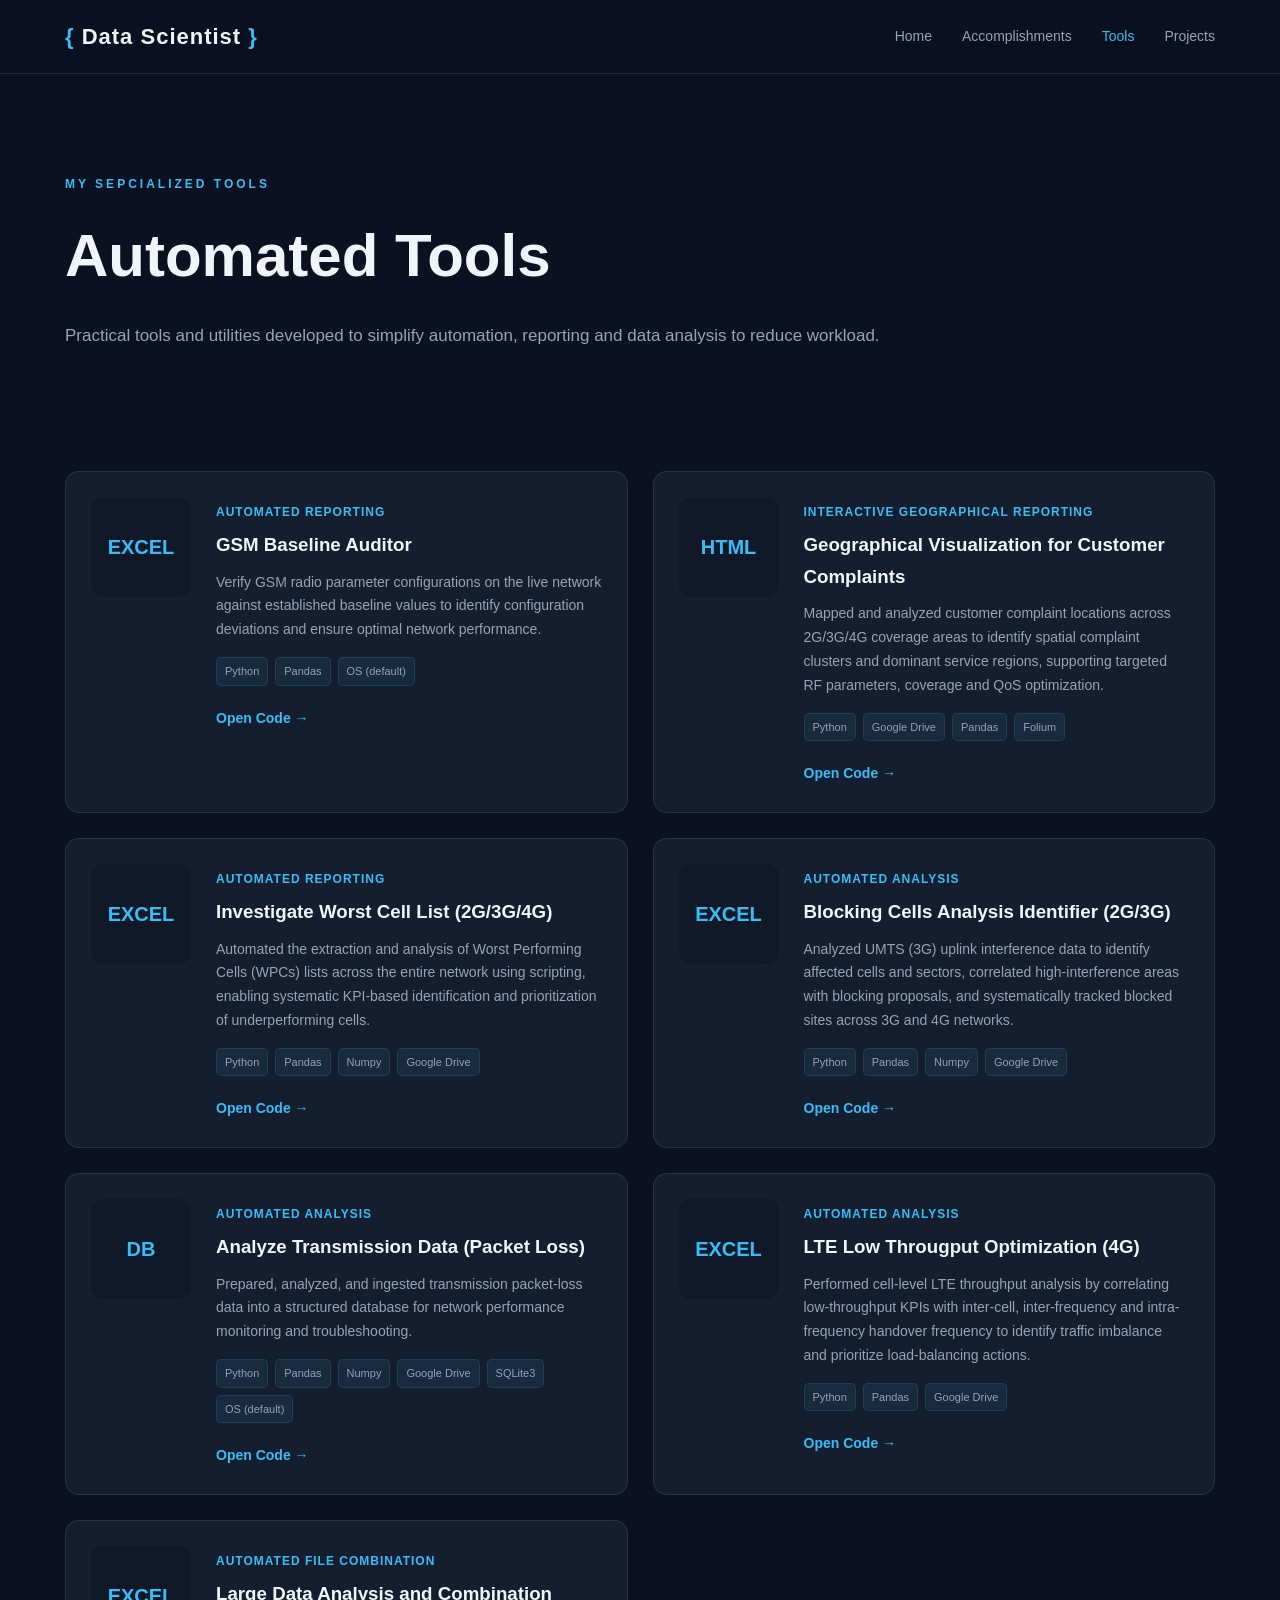
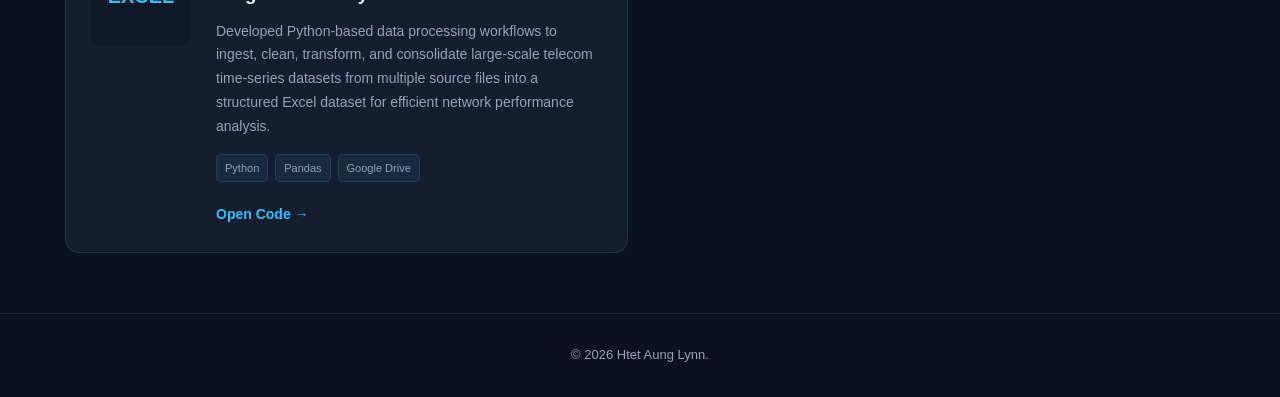
<file: tools.html>
<!DOCTYPE html>
<html lang="en">
<head>

    <meta charset="UTF-8">
    <meta name="viewport" content="width=device-width, initial-scale=1.0">

    <title>TOOLS</title>

    <link rel="stylesheet" href="css/style.css">

</head>

<body>

<header class="navbar">

    <div class="nav-container">

        <a href="index.html" class="logo">
            <span class="logo-bracket">{</span>
            Data Scientist
            <span class="logo-bracket">}</span>
        </a>

        <nav>
            <a href="index.html">Home</a>
            <a href="accomplishments.html">Accomplishments</a>
            <a href="tools.html" class="active">Tools</a>
            <a href="projects.html">Projects</a>
        </nav>

    </div>

</header>


<main>

<section class="page-header">

    <p class="section-label">
        MY SEPCIALIZED TOOLS
    </p>

    <h1>
        Automated <span>Tools</span>
    </h1>

    <p>
        Practical tools and utilities developed to simplify
        automation, reporting and data analysis to reduce workload.
    </p>

</section>


<section class="section">

    <div class="tools-grid">


        <!-- TOOL 1 -->

        <article class="tool-card">

            <div class="tool-icon">
                EXCEL
            </div>

            <div class="tool-content">

                <span class="tool-category">
                    AUTOMATED REPORTING
                </span>

                <h3>
                    GSM Baseline Auditor
                </h3>

                <p>
                    Verify GSM radio parameter configurations on the 
                    live network against established baseline values 
                    to identify configuration deviations and ensure 
                    optimal network performance.
                </p>

                <div class="tool-tech">

                    <span>Python</span>
                    <span>Pandas</span>
                    <span>OS (default)</span>

                </div>

                <a
                    href="https://drive.google.com/drive/folders/1wPrwCJPQT737xQSt7Bugeuo3ExH6GLr0?usp=drive_link"
                    target="_blank"
                    rel="noopener noreferrer"
                >
                    Open Code →
                </a>

            </div>

        </article>


        <!-- TOOL 2 -->

        <article class="tool-card">

            <div class="tool-icon">
                HTML
            </div>

            <div class="tool-content">

                <span class="tool-category">
                    INTERACTIVE GEOGRAPHICAL REPORTING
                </span>

                <h3>
                    Geographical Visualization for Customer Complaints
                </h3>

                <p>
                    Mapped and analyzed customer complaint locations across 
                    2G/3G/4G coverage areas to identify spatial complaint 
                    clusters and dominant service regions, supporting targeted 
                    RF parameters, coverage and QoS optimization. 
                </p>

                <div class="tool-tech">

                    <span>Python</span>
                    <span>Google Drive</span>
                    <span>Pandas</span>
                    <span>Folium</span>

                </div>

                <a href="https://colab.research.google.com/drive/1EKwbeXGR94PjeEso4Q-nH0-fk9Y_vHid?usp=sharing">
                    Open Code →
                </a>

            </div>

        </article>


        <!-- TOOL 3 -->

        <article class="tool-card">

            <div class="tool-icon">
                EXCEL
            </div>

            <div class="tool-content">

                <span class="tool-category">
                    AUTOMATED REPORTING
                </span>

                <h3>
                    Investigate Worst Cell List (2G/3G/4G)
                </h3>

                <p>
                    Automated the extraction and analysis of Worst Performing Cells (WPCs) 
                    lists across the entire network using scripting, 
                    enabling systematic KPI-based identification and 
                    prioritization of underperforming cells.
                </p>

                <div class="tool-tech">

                    <span>Python</span>
                    <span>Pandas</span>
                    <span>Numpy</span>
                    <span>Google Drive</span>

                </div>

                <a href="https://colab.research.google.com/drive/1euC1_wD9p2HqOhHqAIgW6TZY_8QQh8dV?usp=sharing">
                    Open Code →
                </a>

            </div>

        </article>


        <!-- TOOL 4 -->

        <article class="tool-card">

            <div class="tool-icon">
                EXCEL
            </div>

            <div class="tool-content">

                <span class="tool-category">
                    AUTOMATED ANALYSIS
                </span>

                <h3>
                    Blocking Cells Analysis Identifier (2G/3G)
                </h3>

                <p>
                    Analyzed UMTS (3G) uplink interference data to 
                    identify affected cells and sectors, correlated 
                    high-interference areas with blocking proposals, 
                    and systematically tracked blocked sites across 
                    3G and 4G networks.
                </p>

                <div class="tool-tech">

                    <span>Python</span>
                    <span>Pandas</span>
                    <span>Numpy</span>
                    <span>Google Drive</span>

                </div>

                <a href="https://colab.research.google.com/drive/1pJFJMWbkl2i953cfOXoufqol4UVzV-gU?usp=sharing#scrollTo=-i72OH-HnPI8">
                    Open Code →
                </a>

            </div>

        </article>

        <!-- TOOL 5 -->

        <article class="tool-card">

            <div class="tool-icon">
                DB
            </div>

            <div class="tool-content">

                <span class="tool-category">
                    AUTOMATED ANALYSIS
                </span>

                <h3>
                    Analyze Transmission Data (Packet Loss)
                </h3>

                <p>
                   Prepared, analyzed, and ingested transmission packet-loss 
                   data into a structured database for network performance 
                   monitoring and troubleshooting.
                </p>

                <div class="tool-tech">

                    <span>Python</span>
                    <span>Pandas</span>
                    <span>Numpy</span>
                    <span>Google Drive</span>
                    <span>SQLite3</span>
                    <span>OS (default)</span>

                </div>

                <a href="https://colab.research.google.com/drive/1QUkjRoA6-7Nas3D_l4rrW3oH1hNoDRMt">
                    Open Code →
                </a>

            </div>

        </article>


        <!-- TOOL 6 -->

        <article class="tool-card">

            <div class="tool-icon">
                EXCEL
            </div>

            <div class="tool-content">

                <span class="tool-category">
                    AUTOMATED ANALYSIS
                </span>

                <h3>
                    LTE Low Througput Optimization (4G)
                </h3>

                <p>
                    Performed cell-level LTE throughput analysis by correlating 
                    low-throughput KPIs with inter-cell, inter-frequency and 
                    intra-frequency handover frequency to identify traffic imbalance 
                    and prioritize load-balancing actions.
                </p>

                <div class="tool-tech">

                    <span>Python</span>
                    <span>Pandas</span>
                    <span>Google Drive</span>

                </div>

                <a href="https://colab.research.google.com/drive/1LTyXlrEwQXQUSqZMUYcwUFoPsHVGboNm?usp=sharing">
                    Open Code →
                </a>

            </div>

        </article>


        <!-- TOOL 7 -->

        <article class="tool-card">

            <div class="tool-icon">
                EXCEL
            </div>

            <div class="tool-content">

                <span class="tool-category">
                    AUTOMATED FILE COMBINATION
                </span>

                <h3>
                    Large Data Analysis and Combination
                </h3>

                <p>
                    Developed Python-based data processing workflows to ingest, 
                    clean, transform, and consolidate large-scale telecom time-series 
                    datasets from multiple source files into a structured Excel dataset 
                    for efficient network performance analysis.
                </p>

                <div class="tool-tech">

                    <span>Python</span>
                    <span>Pandas</span>
                    <span>Google Drive</span>

                </div>

                <a href="#">
                    Open Code →
                </a>

            </div>

        </article>


    </div>

</section>

</main>


<footer>

    <p>
        © <span id="year"></span> Htet Aung Lynn.
    </p>

</footer>


<script src="js/script.js"></script>

</body>
</html>
</file>
<file: css/style.css>
/* ==============================
   GLOBAL
================================ */

* {
    margin: 0;
    padding: 0;
    box-sizing: border-box;
}

:root {
    --bg: #0b1120;
    --bg-secondary: #111827;
    --card: #151e2e;

    --text: #f1f5f9;
    --text-secondary: #94a3b8;

    --accent: #38bdf8;
    --accent-dark: #0284c7;

    --border: rgba(148, 163, 184, 0.15);

    --max-width: 1200px;
}

html {
    scroll-behavior: smooth;
}

body {
    font-family:
        Inter,
        -apple-system,
        BlinkMacSystemFont,
        "Segoe UI",
        sans-serif;

    background: var(--bg);
    color: var(--text);

    line-height: 1.7;
}


/* ==============================
   NAVBAR
================================ */

.navbar {
    position: sticky;
    top: 0;

    z-index: 1000;

    background: rgba(11, 17, 32, 0.9);

    backdrop-filter: blur(12px);

    border-bottom: 1px solid var(--border);
}

.nav-container {
    max-width: var(--max-width);

    margin: auto;

    padding: 18px 25px;

    display: flex;

    align-items: center;

    justify-content: space-between;
}

.logo {
    text-decoration: none;

    color: var(--text);

    font-size: 22px;

    font-weight: 800;

    letter-spacing: 1px;
}

.logo-bracket {
    color: var(--accent);
}

nav {
    display: flex;

    gap: 30px;
}

nav a {
    color: var(--text-secondary);

    text-decoration: none;

    font-size: 14px;

    font-weight: 500;

    transition: 0.3s;
}

nav a:hover,
nav a.active {
    color: var(--accent);
}


/* ==============================
   HERO
================================ */

.hero {
    min-height: 65vh;

    max-width: var(--max-width);

    margin: auto;

    padding: 80px 25px;

    display: grid;

    grid-template-columns: 1.5fr 0.7fr;

    gap: 60px;

    align-items: center;
}

.hero-content {
    max-width: 800px;
}

.hero-tag {
    color: var(--accent);

    font-size: 13px;

    font-weight: 700;

    letter-spacing: 3px;

    margin-bottom: 20px;
}

.hero h1 {
    font-size: clamp(40px, 6vw, 78px);

    line-height: 1.1;

    margin-bottom: 15px;

    white-space: nowrap;
}

.hero h1 span {
    color: var(--accent);
}

.hero h2 {
    font-size: clamp(22px, 3vw, 32px);

    color: var(--text-secondary);

    font-weight: 500;

    margin-bottom: 25px;
}

.hero-description {
    color: var(--text-secondary);

    font-size: 18px;

    max-width: 650px;

    margin-bottom: 35px;
}


/* ==============================
   HERO PHOTO
================================ */

.hero-photo {
    display: flex;

    justify-content: center;

    align-items: center;
}

.photo-frame {
    width: 320px;

    height: 390px;

    position: relative;

    padding: 6px;

    border-radius: 20px;

    background:
        linear-gradient(
            135deg,
            var(--accent),
            transparent 70%
        );

    box-shadow:
        0 25px 60px rgba(0, 0, 0, 0.35);
}

.photo-frame img {
    width: 100%;

    height: 100%;

    display: block;

    object-fit: cover;

    object-position: center;

    border-radius: 15px;

    background: var(--card);
}


/* ==============================
   BUTTONS
================================ */

.hero-buttons {
    display: flex;

    gap: 12px;

    flex-wrap: wrap;
}

.btn {
    display: inline-block;

    padding: 12px 22px;

    border-radius: 8px;

    text-decoration: none;

    font-weight: 600;

    transition: 0.3s;

    white-space: nowrap;
}

.primary-btn {
    background: var(--accent);

    color: #06121c;
}

.primary-btn:hover {
    background: #7dd3fc;

    transform: translateY(-2px);
}

.secondary-btn {
    border: 1px solid var(--border);

    color: var(--text);
}

.secondary-btn:hover {
    border-color: var(--accent);

    color: var(--accent);

    transform: translateY(-2px);
}


/* ==============================
   RECOMMENDATION LETTER BUTTON
================================ */

.recommendation-btn {
    background: var(--accent);

    color: #06121c;

    border: 1px solid var(--accent);

    font-weight: 700;

    box-shadow:
        0 8px 25px rgba(56, 189, 248, 0.20);
}

.recommendation-btn:hover {
    background: #7dd3fc;

    color: #06121c;

    border-color: #7dd3fc;

    transform: translateY(-3px);

    box-shadow:
        0 12px 30px rgba(56, 189, 248, 0.30);
}


/* ==============================
   SOCIAL / CONTACT LINKS
================================ */

.social-links {
    display: flex;
    align-items: center;
    gap: 10px;
    margin-top: 28px;
    flex-wrap: wrap;
}

.social-link {
    display: inline-flex;
    align-items: center;
    gap: 8px;
    padding: 8px 12px;
    border: 1px solid var(--border);
    border-radius: 8px;
    background: rgba(255, 255, 255, 0.02);
    color: var(--text-secondary);
    text-decoration: none;
    font-size: 13px;
    font-weight: 600;
    transition:
        transform 0.3s,
        border-color 0.3s,
        color 0.3s,
        background 0.3s;
}

.social-link:hover {
    color: var(--text);
    border-color: var(--accent);
    background: rgba(56, 189, 248, 0.06);
    transform: translateY(-3px);
}

.social-logo {
    width: 24px;
    height: 24px;
    display: flex;
    align-items: center;
    justify-content: center;
    border-radius: 6px;
    font-size: 11px;
    font-weight: 800;
    letter-spacing: -0.3px;
    flex-shrink: 0;
    color: var(--text);
}

.linkedin-logo {
    background: #0a66c2;
}

.github-logo {
    background: #24292f;
}

.whatsapp-logo {
    background: #25d366;
}

.line-logo {
    background: #06c755;
    font-size: 8px;
    letter-spacing: -0.5px;
}

.gmail-logo {
    background: #ea4335;
    font-size: 15px;
}



/* ==============================
   ACADEMIC BACKGROUND
================================ */

.education-section .education-card {
    max-width: 1000px;
    margin: 0 auto;
    padding: 30px;
    display: flex;
    align-items: flex-start;
    gap: 28px;
    background: var(--card);
    border: 1px solid var(--border);
    border-radius: 16px;
    box-shadow: 0 12px 32px rgba(0, 0, 0, 0.18);
    transition: transform 0.3s ease, border-color 0.3s ease;
}

.education-section .education-card:hover {
    transform: translateY(-4px);
    border-color: var(--accent);
}

/* UNIVERSITY LOGO */

.education-logo {
    width: 110px;
    height: 110px;
    flex: 0 0 110px;
    display: flex;
    align-items: center;
    justify-content: center;
    padding: 12px;
    background: #ffffff;
    border-radius: 12px;
}

.education-logo a {
    display: flex;
    width: 100%;
    height: 100%;
    align-items: center;
    justify-content: center;
}

.education-logo img {
    display: block;
    width: 100%;
    height: 100%;
    object-fit: contain;
}

/* DEGREE DETAILS */

.education-content {
    flex: 1;
    min-width: 0;
}

.education-content h3 {
    margin: 0 0 8px;
    color: var(--text);
    font-size: 1.3rem;
    line-height: 1.4;
}

.education-degree {
    margin: 0 0 18px;
    color: var(--accent);
    font-size: 1rem;
    font-weight: 600;
}

/* GPA */

.education-gpa {
    display: flex;
    align-items: center;
    gap: 12px;
    margin-bottom: 22px;
}

.education-gpa span {
    color: var(--text-secondary);
    font-size: 0.9rem;
}

.education-gpa strong {
    padding: 5px 12px;
    color: var(--accent);
    background: rgba(56, 189, 248, 0.08);
    border: 1px solid rgba(56, 189, 248, 0.25);
    border-radius: 7px;
    font-size: 0.95rem;
}

/* SUBJECTS */

.education-subjects h4 {
    margin: 0 0 12px;
    color: var(--text);
    font-size: 1rem;
}

.subject-list {
    display: flex;
    flex-wrap: wrap;
    gap: 9px;
    margin-bottom: 22px;
}

.subject-list span {
    padding: 7px 12px;
    color: var(--text-secondary);
    background: rgba(148, 163, 184, 0.08);
    border: 1px solid var(--border);
    border-radius: 7px;
    font-size: 0.85rem;
    transition: color 0.3s ease,
                border-color 0.3s ease;
}

.subject-list span:hover {
    color: var(--accent);
    border-color: var(--accent);
}

/* UNIVERSITY WEBSITE LINK */

.education-link {
    display: inline-block;
    color: var(--accent);
    font-size: 0.9rem;
    font-weight: 600;
    text-decoration: none;
    transition: color 0.3s ease;
}

.education-link:hover {
    color: #7dd3fc;
    text-decoration: underline;
}

/* RESPONSIVE DESIGN */

@media (max-width: 650px) {
    .education-section .education-card {
        flex-direction: column;
        padding: 22px;
        gap: 20px;
    }

    .education-logo {
        width: 85px;
        height: 85px;
        flex-basis: 85px;
    }

    .education-content h3 {
        font-size: 1.15rem;
    }

    .subject-list {
        gap: 7px;
    }
}


/* ==============================
   SECTIONS
================================ */

.section {
    max-width: var(--max-width);

    margin: auto;

    padding: 60px 25px;
}

.section-heading {
    margin-bottom: 45px;
}

.section-label {
    color: var(--accent);

    font-size: 12px;

    font-weight: 700;

    letter-spacing: 3px;

    margin-bottom: 10px;
}

.section-heading h2 {
    font-size: 38px;

    line-height: 1.2;
}


/* ==============================
   ABOUT - ENHANCED
================================ */

.about-grid {
    display: grid;

    grid-template-columns: 1.5fr 1fr;

    gap: 60px;

    align-items: start;
}

.about-text p {
    color: var(--text-secondary);

    font-size: 17px;

    margin-bottom: 20px;
}

.about-title {
    color: var(--accent);

    font-size: 16px;

    letter-spacing: 1.5px;

    line-height: 1.6;

    margin-bottom: 25px;
}

.about-card {
    background: var(--card);

    border: 1px solid var(--border);

    border-radius: 14px;

    padding: 25px;
}

.info-item {
    display: flex;

    justify-content: space-between;

    gap: 20px;

    padding: 15px 0;

    border-bottom: 1px solid var(--border);
}

.info-item:last-child {
    border-bottom: none;
}

.info-item span {
    color: var(--text-secondary);
}

.info-item strong {
    text-align: right;
}


/* ==============================
   FEATURE PROJECTS IN ABOUT
================================ */

.about-features {
    margin-top: 70px;
}

.about-features > h3,
.toolkit-section > h3 {
    font-size: 25px;

    margin-bottom: 25px;
}

.feature-project-list {
    display: grid;

    gap: 15px;
}

.feature-project {
    display: grid;

    grid-template-columns: 55px 1fr;

    gap: 20px;

    padding: 22px;

    background: var(--card);

    border: 1px solid var(--border);

    border-radius: 12px;

    transition: 0.3s;
}

.feature-project:hover {
    border-color: var(--accent);

    transform: translateX(5px);
}

.feature-number {
    color: var(--accent);

    font-size: 14px;

    font-weight: 800;

    padding-top: 3px;
}

.feature-project h4 {
    font-size: 17px;

    margin-bottom: 7px;
}

.feature-project p {
    color: var(--text-secondary);

    font-size: 14px;

    line-height: 1.7;
}


/* ==============================
   TECHNICAL TOOLKIT
================================ */

.toolkit-section {
    margin-top: 70px;
}

.toolkit-grid {
    display: grid;

    grid-template-columns:
        repeat(2, 1fr);

    gap: 15px;
}

.toolkit-item {
    padding: 20px;

    background: var(--card);

    border: 1px solid var(--border);

    border-radius: 10px;
}

.toolkit-item span {
    display: block;

    color: var(--accent);

    font-size: 13px;

    font-weight: 700;

    margin-bottom: 8px;
}

.toolkit-item p {
    color: var(--text-secondary);

    font-size: 14px;
}


/* ==============================
   CAREER OBJECTIVE
================================ */

.career-objective {
    margin-top: 70px;

    padding: 35px;

    text-align: center;

    background:
        linear-gradient(
            135deg,
            rgba(56, 189, 248, 0.08),
            rgba(56, 189, 248, 0.02)
        );

    border: 1px solid rgba(56, 189, 248, 0.2);

    border-radius: 14px;
}

.career-objective h3 {
    font-size: 24px;

    margin-bottom: 8px;
}

.career-objective p:last-child {
    color: var(--text-secondary);

    font-size: 15px;
}


/* ==============================
   SKILLS
================================ */

.skills-section {
    background: var(--bg-secondary);
}

.skills-grid {
    display: grid;

    grid-template-columns:
        repeat(3, 1fr);

    gap: 20px;
}

.skill-card {
    background: var(--card);

    border: 1px solid var(--border);

    border-radius: 12px;

    padding: 25px;

    transition: 0.3s;
}

.skill-card:hover {
    transform: translateY(-5px);

    border-color: var(--accent);
}

.skill-icon {
    color: var(--accent);

    font-weight: 800;

    font-size: 18px;

    margin-bottom: 15px;
}

.skill-card h3 {
    margin-bottom: 5px;
}

.skill-card p {
    color: var(--text-secondary);

    font-size: 14px;
}


/* ==============================
   PAGE HEADER
================================ */

.page-header {
    max-width: var(--max-width);

    margin: auto;

    padding: 100px 25px 60px;
}

.page-header h1 {
    font-size: clamp(40px, 6vw, 60px);

    margin-bottom: 15px;
}

.page-header > p:last-child {
    color: var(--text-secondary);

    max-width: 1000px;

    font-size: 17px;
}


/* ==============================
   CERTIFICATES
================================ */

.certificate-grid {
    display: grid;

    grid-template-columns:
        repeat(3, 1fr);

    gap: 25px;
}

.certificate-card {
    background: var(--card);

    border: 1px solid var(--border);

    border-radius: 14px;

    overflow: hidden;

    transition: 0.3s;
}

.certificate-card:hover {
    transform: translateY(-5px);

    border-color: var(--accent);
}

.certificate-thumbnail {
    position: relative;

    aspect-ratio: 16 / 10;

    overflow: hidden;
}

.certificate-thumbnail img {
    width: 100%;

    height: 100%;

    object-fit: cover;

    display: block;

    transition: 0.4s;
}

.thumbnail-overlay {
    position: absolute;

    inset: 0;

    display: flex;

    align-items: center;

    justify-content: center;

    background: rgba(2, 132, 199, 0.8);

    color: white;

    font-weight: 700;

    opacity: 0;

    transition: 0.3s;
}

.certificate-thumbnail:hover img {
    transform: scale(1.05);
}

.certificate-thumbnail:hover .thumbnail-overlay {
    opacity: 1;
}

.certificate-content {
    padding: 20px;
}

.certificate-content span,
.project-category,
.tool-category {
    color: var(--accent);

    font-size: 12px;

    font-weight: 700;

    text-transform: uppercase;

    letter-spacing: 1px;
}

.certificate-content h3 {
    margin: 7px 0;
}

.certificate-content p {
    color: var(--text-secondary);

    font-size: 14px;
}


/* ==============================
   PROJECTS
================================ */

.project-preview-grid,
.projects-grid {
    display: grid;

    grid-template-columns:
        repeat(3, 1fr);

    gap: 25px;
}

.project-card,
.portfolio-project {
    background: var(--card);

    border: 1px solid var(--border);

    border-radius: 14px;

    overflow: hidden;

    transition: 0.3s;
}

.project-card:hover,
.portfolio-project:hover {
    transform: translateY(-5px);

    border-color: var(--accent);
}

.project-image {
    height: 200px;

    display: flex;

    align-items: center;

    justify-content: center;

    background:
        linear-gradient(
            135deg,
            #111827,
            #1e293b
        );

    color: var(--accent);

    font-size: 13px;

    font-weight: 800;

    letter-spacing: 2px;
}

.project-content {
    padding: 22px;
}

.project-content h3 {
    margin: 8px 0 10px;

    font-size: 20px;
}

.project-content p {
    color: var(--text-secondary);

    font-size: 14px;

    margin-bottom: 15px;
}

.project-content a,
.tool-content a {
    color: var(--accent);

    text-decoration: none;

    font-weight: 600;

    font-size: 14px;
}

.project-tech,
.tool-tech {
    display: flex;

    gap: 7px;

    flex-wrap: wrap;

    margin-bottom: 18px;
}

.project-tech span,
.tool-tech span {
    background: rgba(56, 189, 248, 0.08);

    border: 1px solid rgba(56, 189, 248, 0.15);

    color: var(--text-secondary);

    padding: 4px 8px;

    border-radius: 5px;

    font-size: 11px;
}


/* ==============================
   PROJECT FILTERS
================================ */

.project-filters {
    display: flex;

    gap: 10px;

    flex-wrap: wrap;

    margin-bottom: 35px;
}

.filter-btn {
    background: transparent;

    border: 1px solid var(--border);

    color: var(--text-secondary);

    padding: 9px 18px;

    border-radius: 20px;

    cursor: pointer;

    transition: 0.3s;
}

.filter-btn:hover,
.filter-btn.active {
    background: var(--accent);

    color: #06121c;

    border-color: var(--accent);
}


/* ==============================
   TOOLS
================================ */

.tools-grid {
    display: grid;

    grid-template-columns:
        repeat(2, 1fr);

    gap: 25px;
}

.tool-card {
    display: grid;

    grid-template-columns: 100px 1fr;

    gap: 25px;

    background: var(--card);

    border: 1px solid var(--border);

    border-radius: 14px;

    padding: 25px;

    transition: 0.3s;
}

.tool-card:hover {
    transform: translateY(-5px);

    border-color: var(--accent);
}

.tool-icon {
    height: 100px;

    width: 100px;

    display: flex;

    align-items: center;

    justify-content: center;

    background: var(--bg-secondary);

    border-radius: 12px;

    color: var(--accent);

    font-weight: 800;

    font-size: 20px;
}

.tool-content h3 {
    margin: 5px 0 10px;
}

.tool-content p {
    color: var(--text-secondary);

    font-size: 14px;

    margin-bottom: 15px;
}


/* ==============================
   CENTER BUTTON
================================ */

.center-button {
    text-align: center;

    margin-top: 45px;
}


/* ==============================
   FOOTER
================================ */

footer {
    border-top: 1px solid var(--border);

    padding: 30px 25px;

    text-align: center;

    color: var(--text-secondary);

    font-size: 13px;
}


/* ==============================
   RESPONSIVE - TABLET
================================ */

@media (max-width: 900px) {

    /* NAVBAR */

    .nav-container {
        padding-left: 20px;
        padding-right: 20px;
    }


    /* HERO */

    .hero {
        grid-template-columns: 1fr;

        text-align: center;

        gap: 50px;

        padding: 80px 25px;
    }

    .hero-content {
        max-width: 800px;

        margin: auto;
    }

    .hero-description {
        margin-left: auto;

        margin-right: auto;
    }

    .hero-buttons {
        justify-content: center;
    }

    .hero-photo {
        order: -1;
    }


    /* ABOUT */

    .about-grid {
        grid-template-columns: 1fr;
    }


    /* SKILLS */

    .skills-grid {
        grid-template-columns:
            repeat(2, 1fr);
    }


    /* CERTIFICATES */

    .certificate-grid {
        grid-template-columns:
            repeat(2, 1fr);
    }


    /* PROJECTS */

    .project-preview-grid,
    .projects-grid {
        grid-template-columns:
            repeat(2, 1fr);
    }


    /* TOOLS */

    .tools-grid {
        grid-template-columns: 1fr;
    }

}


/* ==============================
   RESPONSIVE - MOBILE
================================ */

@media (max-width: 650px) {

    /* NAVBAR */

    .nav-container {
        flex-direction: column;

        gap: 15px;
    }

    nav {
        gap: 15px;

        flex-wrap: wrap;

        justify-content: center;
    }


    /* HERO */

    .hero {
        padding: 70px 20px;

        gap: 40px;
    }

    .hero h1 {
        white-space: normal;

        font-size: 42px;
    }

    .hero-tag {
        font-size: 11px;

        letter-spacing: 2px;
    }

    .hero h2 {
        font-size: 23px;
    }

    .hero-description {
        font-size: 16px;
    }

    .hero-buttons {
        flex-direction: column;

        align-items: stretch;

        max-width: 350px;

        margin: auto;
    }

    .hero-buttons .btn {
        text-align: center;

        width: 100%;
    }


    /* PROFILE PHOTO */

    .photo-frame {
        width: 260px;

        height: 320px;
    }


    /* SECTIONS */

    .section {
        padding: 70px 20px;
    }

    .section-heading h2 {
        font-size: 32px;
    }


    /* SKILLS */

    .skills-grid {
        grid-template-columns: 1fr;
    }


    /* CERTIFICATES */

    .certificate-grid {
        grid-template-columns: 1fr;
    }


    /* PROJECTS */

    .project-preview-grid,
    .projects-grid {
        grid-template-columns: 1fr;
    }


    /* TOOLS */

    .tool-card {
        grid-template-columns: 1fr;
    }

    .tool-icon {
        width: 70px;

        height: 70px;
    }


    /* ABOUT */

    .toolkit-grid {
        grid-template-columns: 1fr;
    }

    .feature-project {
        grid-template-columns: 40px 1fr;
    }

    .career-objective {
        padding: 25px 18px;
    }

    .career-objective h3 {
        font-size: 20px;
    }

}
</file>
